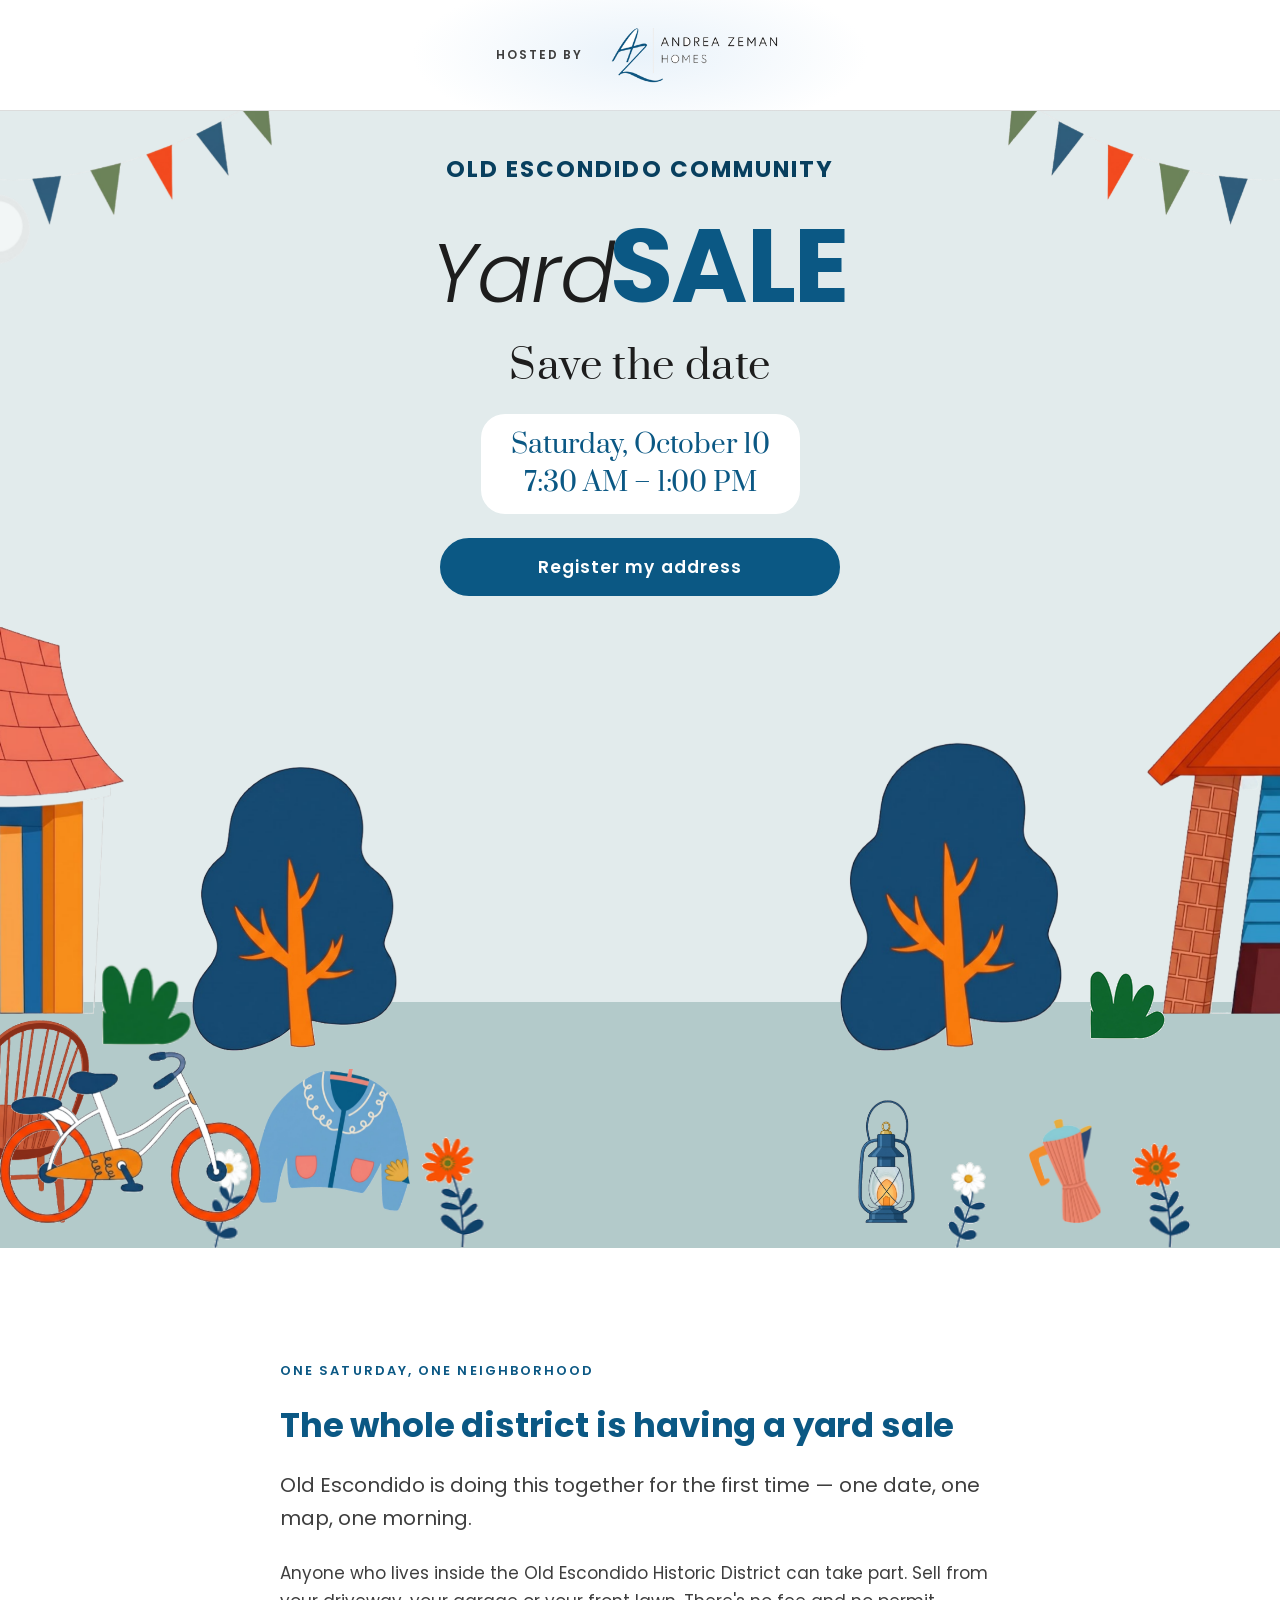
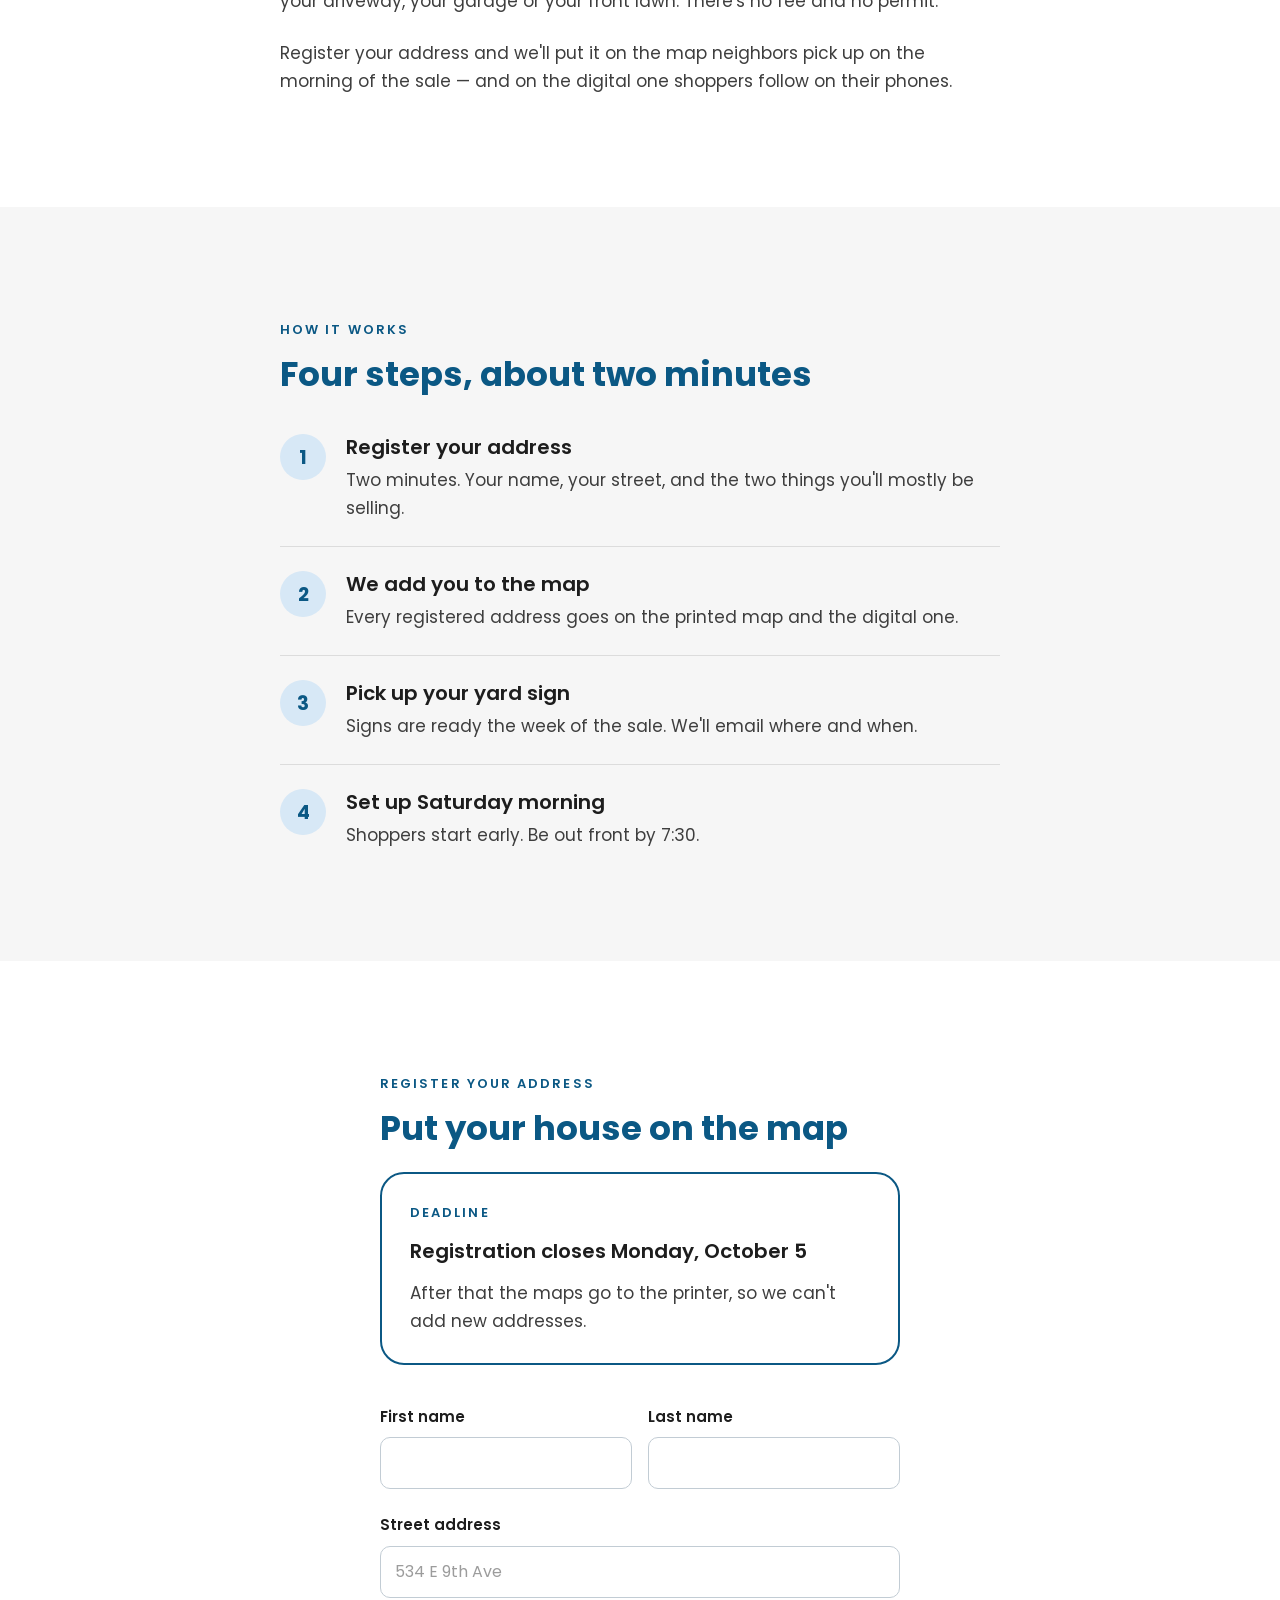
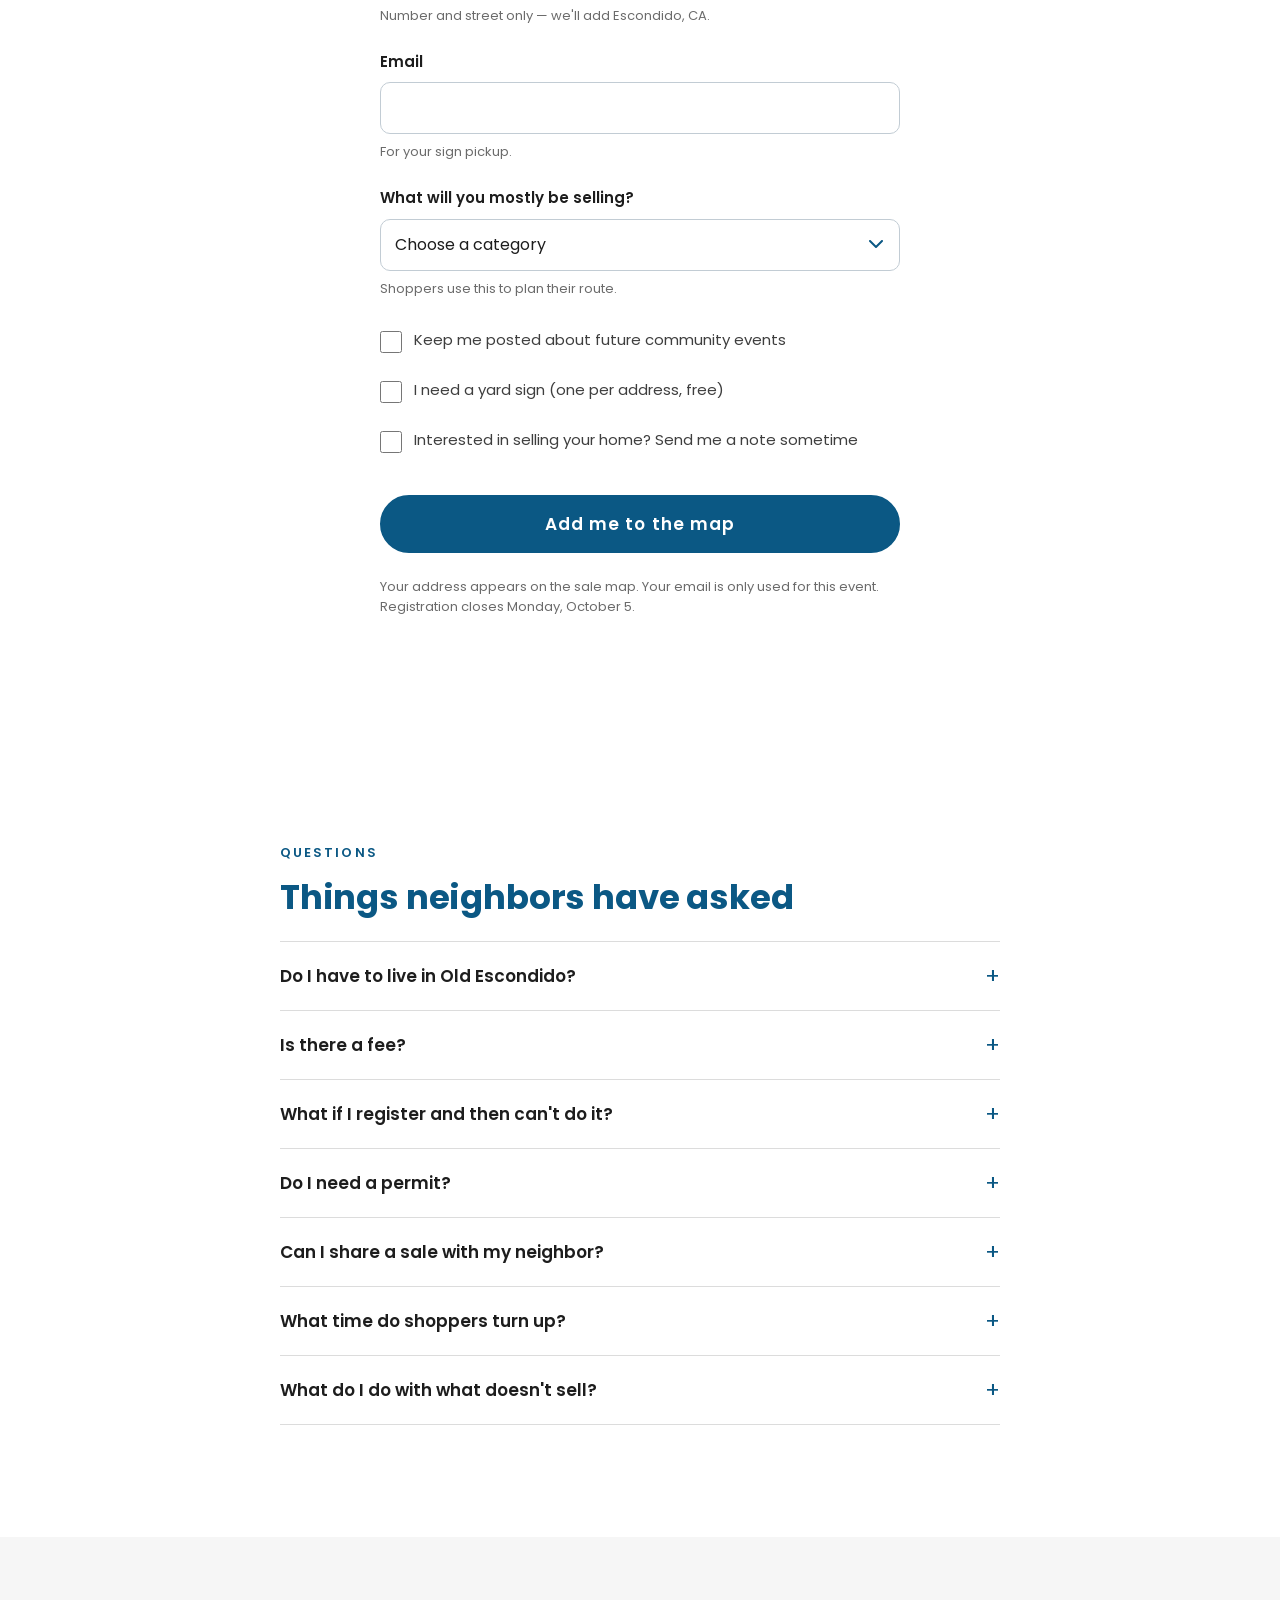
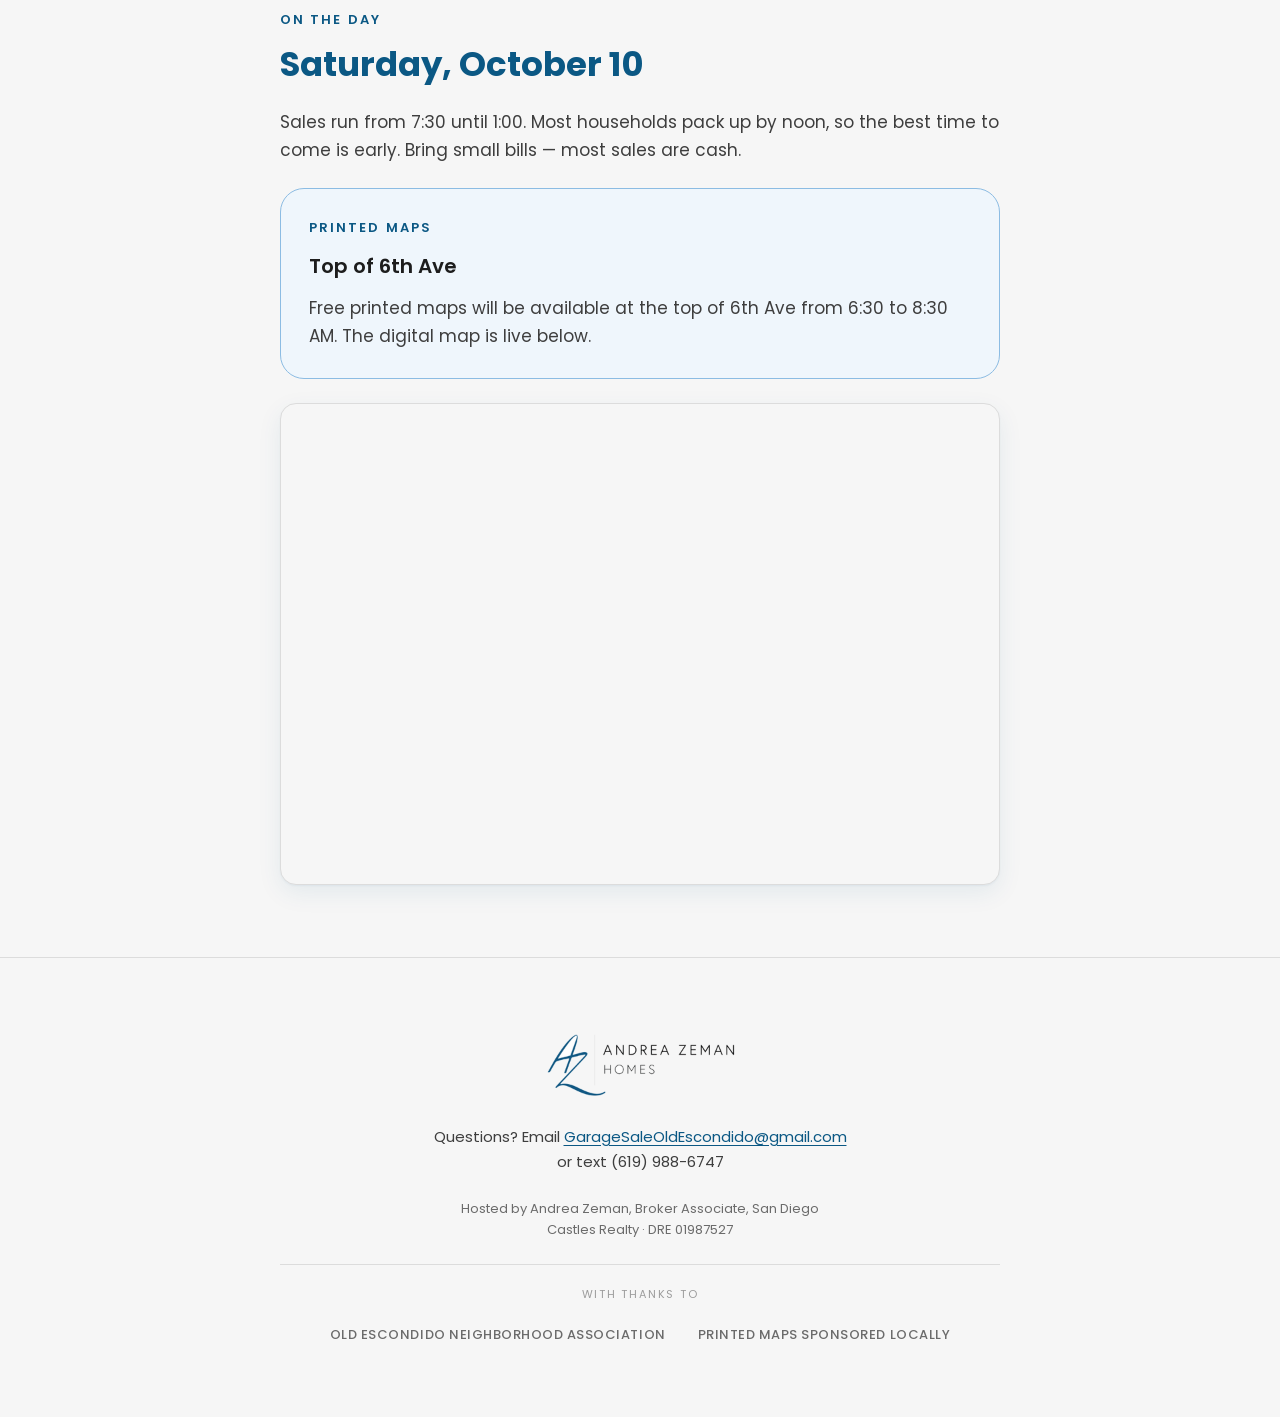
<file: index.html>
<!doctype html>
<!-- BUILD 2026-09-21-b · printed maps: Top of 6th Ave · form: Sheet-primary -->
<html lang="en">
<head>
<meta charset="utf-8">
<meta name="viewport" content="width=device-width, initial-scale=1">
<title>Old Escondido Community Yard Sale — Saturday, October 10, 2026</title>
<meta name="description" content="A neighborhood-wide yard sale in the Old Escondido Historic District, Escondido CA. Saturday, October 10, 7:30 AM to 1:00 PM. Register your address to appear on the official sale map.">
<link rel="canonical" href="https://oldescondidoyardsale.com/">
<meta name="theme-color" content="#0b5884">
<meta property="og:type" content="website">
<meta property="og:site_name" content="Old Escondido Community Yard Sale">
<meta property="og:title" content="Old Escondido Community Yard Sale — Saturday, October 10, 2026">
<meta property="og:description" content="A neighborhood-wide yard sale in the Old Escondido Historic District, Escondido CA. Saturday, October 10, 7:30 AM to 1:00 PM. Register your address to appear on the official sale map.">
<meta property="og:url" content="https://oldescondidoyardsale.com/">
<meta property="og:image" content="https://oldescondidoyardsale.com/assets/social-card.png">
<meta property="og:image:width" content="1200">
<meta property="og:image:height" content="630">
<meta name="twitter:card" content="summary_large_image">
<link rel="icon" href="assets/favicon.png" sizes="any">
<link rel="apple-touch-icon" href="assets/favicon.png">
<link rel="preconnect" href="https://fonts.googleapis.com">
<link rel="preconnect" href="https://fonts.gstatic.com" crossorigin>
<link rel="stylesheet" href="https://fonts.googleapis.com/css2?family=Poppins:ital,wght@0,300;0,400;0,500;0,600;0,700;1,300&family=Prata&display=swap">
<link rel="stylesheet" href="site.css">
</head>
<body>
<div style="position:relative;display:flex;flex-wrap:wrap;align-items:center;justify-content:center;gap:10px 20px;padding:24px;background:#fff;border-bottom:1px solid #dcdcdc"><div style="position:absolute;left:50%;top:50%;width:min(460px,88%);height:150%;transform:translate(-50%,-50%);background:radial-gradient(ellipse at center, rgba(215,232,246,0.55) 0%, rgba(215,232,246,0) 70%);pointer-events:none"></div><span style="position:relative;font-family:'Poppins',system-ui,sans-serif;font-size:12px;font-weight:600;letter-spacing:0.16em;text-transform:uppercase;color:#3e3e3e">Hosted by</span><img src="assets/logo.png" alt="Andrea Zeman Homes" style="position:relative;height:clamp(46px,11vw,62px);width:auto;display:block"></div>


<header style="position:relative;isolation:isolate;background-color:#e2ebec;padding:clamp(24px,6vw,40px) 0 0;text-align:center;overflow:hidden">
<div class="oe-scene" style="position:absolute;inset:0;z-index:0;pointer-events:none">
<img src="assets/cloud.png" alt="" style="position:absolute;top:2%;left:-18%;width:clamp(130px,24vw,260px);height:auto;opacity:0;animation:oe-cloud-in 1s cubic-bezier(.22,.61,.36,1) 300ms forwards, oe-drift 90s linear 1.3s infinite">
<img src="assets/cloud.png" alt="" style="position:absolute;top:9%;left:-30%;width:clamp(92px,17vw,180px);height:auto;opacity:0;animation:oe-cloud-in 1s cubic-bezier(.22,.61,.36,1) 400ms forwards, oe-drift 130s linear infinite">
<img src="assets/bunting.png" alt="" style="position:absolute;top:-10px;left:-3%;width:clamp(138px,27vw,310px);transform-origin:top center;opacity:0;animation:oe-flag-in 800ms cubic-bezier(.22,.61,.36,1) 120ms forwards, oe-sway 7s cubic-bezier(.45,0,.25,1) 900ms infinite alternate">
<img class="oe-flag-r" src="assets/bunting.png" alt="" style="position:absolute;top:-10px;right:-3%;width:clamp(138px,27vw,310px);transform-origin:top center;opacity:0;animation:oe-flag-in-r 800ms cubic-bezier(.22,.61,.36,1) 260ms forwards, oe-sway-r 8s cubic-bezier(.45,0,.25,1) 1s infinite alternate">
</div>
<div style="position:relative;z-index:2;max-width:780px;margin-inline:auto;padding-inline:clamp(20px,5.5vw,32px);display:flex;flex-direction:column;align-items:center;gap:24px">
<p class="oe-anim1" style="margin:0;font-family:'Poppins',system-ui,sans-serif;font-size:clamp(15px,4.2vw,23px);font-weight:700;letter-spacing:0.09em;text-transform:uppercase;color:#083f5e;animation:oe-rise 700ms cubic-bezier(.22,.61,.36,1) 120ms both">Old Escondido Community</p>
<h1 style="margin:0;display:flex;align-items:baseline;justify-content:center;line-height:1.02"><span class="oe-anim2" style="font-family:'Poppins',system-ui,sans-serif;font-style:italic;font-weight:300;font-size:clamp(48px,14vw,82px);color:#1d1d1d;letter-spacing:-0.01em;animation:oe-rise 700ms cubic-bezier(.22,.61,.36,1) 220ms both">Yard</span><span class="oe-anim3" style="font-family:'Poppins',system-ui,sans-serif;font-weight:700;font-size:clamp(60px,17.5vw,104px);color:#0b5884;letter-spacing:-0.015em;margin-left:-0.04em;animation:oe-rise 700ms cubic-bezier(.22,.61,.36,1) 320ms both">SALE</span></h1>
<p class="oe-anim4" style="margin:0;font-family:'Prata','Bodoni Moda','Playfair Display',Georgia,serif;font-weight:400;font-size:clamp(26px,6.6vw,40px);color:#1d1d1d;line-height:1.18;letter-spacing:0.01em;animation:oe-rise 700ms cubic-bezier(.22,.61,.36,1) 420ms both">Save the date</p>
<div class="oe-anim5" style="display:inline-flex;flex-direction:column;align-items:center;gap:4px;max-width:100%;background:#fff;border-radius:24px;padding:14px clamp(20px,5vw,30px);text-align:center;animation:oe-rise 700ms cubic-bezier(.22,.61,.36,1) 520ms both"><span style="font-family:'Prata','Bodoni Moda','Playfair Display',Georgia,serif;font-size:clamp(19px,4.9vw,26px);font-weight:400;line-height:1.3;color:#0b5884;white-space:nowrap">Saturday, October 10</span><span style="font-family:'Prata','Bodoni Moda','Playfair Display',Georgia,serif;font-size:clamp(19px,4.9vw,26px);font-weight:400;line-height:1.3;color:#0b5884;white-space:nowrap">7:30 AM – 1:00 PM</span></div>
<div class="oe-anim6" style="display:flex;flex-direction:column;align-items:center;gap:14px;width:100%;max-width:400px;animation:oe-rise 700ms cubic-bezier(.22,.61,.36,1) 620ms both"><a href="#register" style="display:flex;align-items:center;justify-content:center;width:100%;min-height:58px;padding:0 34px;border-radius:999px;background:#0b5884;border:2px solid #0b5884;color:#fff;font-family:'Poppins',system-ui,sans-serif;font-size:17px;font-weight:600;letter-spacing:0.06em;text-decoration:none">Register my address</a></div>
</div>

<div style="position:relative;z-index:1;aspect-ratio:1080 / 520;min-height:250px;margin-top:clamp(20px,5vw,36px);pointer-events:none">
<div style="position:absolute;left:0;right:0;bottom:0;height:40%;background:#b3caca"></div>
<img class="oe-scn" src="assets/house-tile.png" alt="" style="position:absolute;left:-4%;bottom:38%;height:66%;width:auto;opacity:0;animation:oe-fade 700ms cubic-bezier(.22,.61,.36,1) 240ms both">
<img class="oe-scn" src="assets/house-brick.png" alt="" style="position:absolute;right:-4%;bottom:38%;height:70%;width:auto;opacity:0;animation:oe-fade 700ms cubic-bezier(.22,.61,.36,1) 280ms both">
<img class="oe-scn" src="assets/tree.png" alt="" style="position:absolute;left:15%;bottom:32%;height:46%;transform-origin:bottom center;width:auto;opacity:0;animation:oe-fade 700ms cubic-bezier(.22,.61,.36,1) 340ms both, oe-tree-sway 6.5s cubic-bezier(.45,0,.25,1) 1.3s infinite alternate">
<img class="oe-scn" src="assets/tree.png" alt="" style="position:absolute;right:17%;bottom:32%;height:50%;transform-origin:bottom center;width:auto;opacity:0;animation:oe-fade 700ms cubic-bezier(.22,.61,.36,1) 390ms both, oe-tree-sway 8.2s cubic-bezier(.45,0,.25,1) 1.5s infinite alternate-reverse">
<img class="oe-scn" src="assets/shrub.png" alt="" style="position:absolute;left:8%;bottom:33%;height:13%;transform-origin:bottom center;width:auto;opacity:0;animation:oe-fade 700ms cubic-bezier(.22,.61,.36,1) 430ms both, oe-shrub-sway 5.4s cubic-bezier(.45,0,.25,1) 1.6s infinite alternate">
<img class="oe-scn" src="assets/shrub.png" alt="" style="position:absolute;right:9%;bottom:34%;height:11%;transform-origin:bottom center;width:auto;opacity:0;animation:oe-fade 700ms cubic-bezier(.22,.61,.36,1) 470ms both, oe-shrub-sway 6.1s cubic-bezier(.45,0,.25,1) 1.8s infinite alternate-reverse">
<img class="oe-scn" src="assets/chair.png" alt="" style="position:absolute;left:-3%;bottom:3%;height:34%;width:auto;opacity:0;animation:oe-fade 700ms cubic-bezier(.22,.61,.36,1) 520ms both">
<img class="oe-scn" src="assets/cardigan.png" alt="" style="position:absolute;left:20%;bottom:6%;height:23%;transform-origin:top center;width:auto;opacity:0;animation:oe-fade 700ms cubic-bezier(.22,.61,.36,1) 570ms both, oe-swing 4.6s cubic-bezier(.45,0,.25,1) 1.5s infinite alternate">
<img class="oe-scn" src="assets/lantern.png" alt="" style="position:absolute;left:67%;bottom:4%;height:20%;transform-origin:top center;width:auto;opacity:0;animation:oe-fade 700ms cubic-bezier(.22,.61,.36,1) 660ms both, oe-swing-slight 5.8s cubic-bezier(.45,0,.25,1) 1.7s infinite alternate">
<img class="oe-scn" src="assets/moka-pot.png" alt="" style="position:absolute;right:14%;bottom:4%;height:17%;width:auto;opacity:0;animation:oe-fade 700ms cubic-bezier(.22,.61,.36,1) 700ms both">
<img class="oe-scn" src="assets/flower-daisy.png" alt="" style="position:absolute;left:16%;bottom:0;height:16%;transform-origin:bottom center;width:auto;opacity:0;animation:oe-fade 700ms cubic-bezier(.22,.61,.36,1) 740ms both, oe-bloom 4.2s cubic-bezier(.45,0,.25,1) 1.7s infinite alternate">
<img class="oe-scn" src="assets/flower-orange.png" alt="" style="position:absolute;left:33%;bottom:0;height:18%;transform-origin:bottom center;width:auto;opacity:0;animation:oe-fade 700ms cubic-bezier(.22,.61,.36,1) 780ms both, oe-bloom 5.1s cubic-bezier(.45,0,.25,1) 1.9s infinite alternate-reverse">
<img class="oe-scn" src="assets/flower-orange.png" alt="" style="position:absolute;right:7%;bottom:0;height:17%;transform-origin:bottom center;width:auto;opacity:0;animation:oe-fade 700ms cubic-bezier(.22,.61,.36,1) 820ms both, oe-bloom 4.7s cubic-bezier(.45,0,.25,1) 2s infinite alternate">
<img class="oe-scn" src="assets/flower-daisy.png" alt="" style="position:absolute;right:23%;bottom:0;height:14%;transform-origin:bottom center;width:auto;opacity:0;animation:oe-fade 700ms cubic-bezier(.22,.61,.36,1) 860ms both, oe-bloom 5.6s cubic-bezier(.45,0,.25,1) 2.2s infinite alternate-reverse">
<img class="oe-scn oe-scn--bike" src="assets/bicycle.png" alt="" style="position:absolute;left:0;bottom:4%;height:28%;width:auto;opacity:0;animation:oe-fade 700ms cubic-bezier(.22,.61,.36,1) 620ms both, oe-ride 26s linear 1.2s infinite">
</div>
</header>
<a href="#day" class="oe-shop" id="shopbar">Just here to shop? View the official sale map<span style="font-size:15px;line-height:1">↓</span></a>
<section style="padding:clamp(72px,13vw,112px) clamp(20px,5.5vw,32px);background:#fff">
<div style="width:100%;max-width:720px;margin-inline:auto;display:flex;flex-direction:column;gap:24px">
<p style="margin:0;font-family:'Poppins',system-ui,sans-serif;font-size:13px;font-weight:600;letter-spacing:0.16em;text-transform:uppercase;color:#0b5884">One Saturday, one neighborhood</p>
<h2 style="margin:0;font-family:'Poppins',system-ui,sans-serif;font-size:clamp(26px,6.4vw,34px);font-weight:700;color:#0b5884;line-height:1.16;letter-spacing:-0.005em">The whole district is having a yard sale</h2>
<p style="margin:0;font-size:clamp(18px,4.4vw,20px);line-height:1.65;color:#3e3e3e">Old Escondido is doing this together for the first time — one date, one map, one morning.</p>
<p style="margin:0;font-size:17px;line-height:1.65;color:#3e3e3e">Anyone who lives inside the Old Escondido Historic District can take part. Sell from your driveway, your garage or your front lawn. There's no fee and no permit.</p>
<p style="margin:0;font-size:17px;line-height:1.65;color:#3e3e3e">Register your address and we'll put it on the map neighbors pick up on the morning of the sale — and on the digital one shoppers follow on their phones.</p>
</div>
</section>


<section id="how" style="padding:clamp(72px,13vw,112px) clamp(20px,5.5vw,32px);background:#f6f6f6">
<div style="width:100%;max-width:720px;margin-inline:auto">
<p style="margin:0 0 14px;font-family:'Poppins',system-ui,sans-serif;font-size:13px;font-weight:600;letter-spacing:0.16em;text-transform:uppercase;color:#0b5884">How it works</p>
<h2 style="margin:0 0 40px;font-family:'Poppins',system-ui,sans-serif;font-size:clamp(26px,6.4vw,34px);font-weight:700;color:#0b5884;line-height:1.16">Four steps, about two minutes</h2>
<ol style="display:grid;gap:24px;list-style:none;margin:0;padding:0">
<li style="display:grid;grid-template-columns:46px 1fr;gap:20px;align-items:start;padding-bottom:24px;border-bottom:1px solid #dcdcdc"><span style="display:grid;place-items:center;width:46px;height:46px;border-radius:999px;background:#d7e8f6;font-family:'Poppins',system-ui,sans-serif;font-size:19px;font-weight:700;line-height:1;color:#0b5884">1</span><div style="display:flex;flex-direction:column;gap:6px"><span style="font-family:'Poppins',system-ui,sans-serif;font-size:20px;font-weight:600;color:#1d1d1d;line-height:1.3">Register your address</span><span style="font-size:17px;line-height:1.65;color:#3e3e3e">Two minutes. Your name, your street, and the two things you'll mostly be selling.</span></div></li>
<li style="display:grid;grid-template-columns:46px 1fr;gap:20px;align-items:start;padding-bottom:24px;border-bottom:1px solid #dcdcdc"><span style="display:grid;place-items:center;width:46px;height:46px;border-radius:999px;background:#d7e8f6;font-family:'Poppins',system-ui,sans-serif;font-size:19px;font-weight:700;line-height:1;color:#0b5884">2</span><div style="display:flex;flex-direction:column;gap:6px"><span style="font-family:'Poppins',system-ui,sans-serif;font-size:20px;font-weight:600;color:#1d1d1d;line-height:1.3">We add you to the map</span><span style="font-size:17px;line-height:1.65;color:#3e3e3e">Every registered address goes on the printed map and the digital one.</span></div></li>
<li style="display:grid;grid-template-columns:46px 1fr;gap:20px;align-items:start;padding-bottom:24px;border-bottom:1px solid #dcdcdc"><span style="display:grid;place-items:center;width:46px;height:46px;border-radius:999px;background:#d7e8f6;font-family:'Poppins',system-ui,sans-serif;font-size:19px;font-weight:700;line-height:1;color:#0b5884">3</span><div style="display:flex;flex-direction:column;gap:6px"><span style="font-family:'Poppins',system-ui,sans-serif;font-size:20px;font-weight:600;color:#1d1d1d;line-height:1.3">Pick up your yard sign</span><span style="font-size:17px;line-height:1.65;color:#3e3e3e">Signs are ready the week of the sale. We'll email where and when.</span></div></li>
<li style="display:grid;grid-template-columns:46px 1fr;gap:20px;align-items:start"><span style="display:grid;place-items:center;width:46px;height:46px;border-radius:999px;background:#d7e8f6;font-family:'Poppins',system-ui,sans-serif;font-size:19px;font-weight:700;line-height:1;color:#0b5884">4</span><div style="display:flex;flex-direction:column;gap:6px"><span style="font-family:'Poppins',system-ui,sans-serif;font-size:20px;font-weight:600;color:#1d1d1d;line-height:1.3">Set up Saturday morning</span><span style="font-size:17px;line-height:1.65;color:#3e3e3e">Shoppers start early. Be out front by 7:30.</span></div></li>
</ol>
</div>
</section>


<section id="register" style="padding:clamp(72px,13vw,112px) clamp(20px,5.5vw,32px);background:#fff">
<div style="width:100%;max-width:520px;margin-inline:auto">
<p style="margin:0 0 14px;font-family:'Poppins',system-ui,sans-serif;font-size:13px;font-weight:600;letter-spacing:0.16em;text-transform:uppercase;color:#0b5884">Register your address</p>
<h2 style="margin:0 0 24px;font-family:'Poppins',system-ui,sans-serif;font-size:clamp(26px,6.4vw,34px);font-weight:700;color:#0b5884;line-height:1.16">Put your house on the map</h2>
<aside style="background:#fff;border:2px solid #0b5884;border-radius:24px;padding:clamp(20px,5vw,28px);display:flex;flex-direction:column;gap:14px;margin-bottom:40px"><span style="font-family:'Poppins',system-ui,sans-serif;font-size:13px;font-weight:600;letter-spacing:0.16em;text-transform:uppercase;color:#0b5884">Deadline</span><span style="font-family:'Poppins',system-ui,sans-serif;font-size:20px;font-weight:600;color:#1d1d1d;line-height:1.35">Registration closes Monday, October 5</span><p style="margin:0;font-size:17px;line-height:1.65;color:#3e3e3e">After that the maps go to the printer, so we can't add new addresses.</p></aside>
<form id="regform" style="display:flex;flex-direction:column;gap:24px" method="POST"
  name="registration" data-netlify="true" data-sheet-endpoint="https://script.google.com/macros/s/AKfycbwwpIX7oPf6U93-4WOFD0KkwFLqd-kNed6H09ef09gc9xbn3ZTkZRQQka0o5XcAY7PG/exec"
  action="/thanks.html">
<input type="hidden" name="form-name" value="registration">
<div style="display:grid;grid-template-columns:1fr 1fr;gap:16px">
<div style="display:flex;flex-direction:column;gap:8px"><label for="first" style="font-family:'Poppins',system-ui,sans-serif;font-size:15px;font-weight:600;color:#1d1d1d">First name</label><input id="first" name="first" required autocomplete="given-name" style="width:100%;min-height:52px;padding:12px 14px;font-family:'Poppins',system-ui,sans-serif;font-size:16px;line-height:1.4;color:#1d1d1d;background:#fff;border:1px solid #c2ccd4;border-radius:10px"></div>
<div style="display:flex;flex-direction:column;gap:8px"><label for="last" style="font-family:'Poppins',system-ui,sans-serif;font-size:15px;font-weight:600;color:#1d1d1d">Last name</label><input id="last" name="last" autocomplete="family-name" style="width:100%;min-height:52px;padding:12px 14px;font-family:'Poppins',system-ui,sans-serif;font-size:16px;line-height:1.4;color:#1d1d1d;background:#fff;border:1px solid #c2ccd4;border-radius:10px"></div>
</div>
<div style="display:flex;flex-direction:column;gap:8px"><label for="street" style="font-family:'Poppins',system-ui,sans-serif;font-size:15px;font-weight:600;color:#1d1d1d">Street address</label><input id="street" name="street" required placeholder="534 E 9th Ave" autocomplete="street-address" style="width:100%;min-height:52px;padding:12px 14px;font-family:'Poppins',system-ui,sans-serif;font-size:16px;line-height:1.4;color:#1d1d1d;background:#fff;border:1px solid #c2ccd4;border-radius:10px"><span style="font-size:13px;line-height:1.5;color:#6b6b6b">Number and street only — we'll add Escondido, CA.</span></div>
<div style="display:flex;flex-direction:column;gap:8px"><label for="email" style="font-family:'Poppins',system-ui,sans-serif;font-size:15px;font-weight:600;color:#1d1d1d">Email</label><input id="email" name="email" type="email" required autocomplete="email" style="width:100%;min-height:52px;padding:12px 14px;font-family:'Poppins',system-ui,sans-serif;font-size:16px;line-height:1.4;color:#1d1d1d;background:#fff;border:1px solid #c2ccd4;border-radius:10px"><span style="font-size:13px;line-height:1.5;color:#6b6b6b">For your sign pickup.</span></div>
<div style="display:flex;flex-direction:column;gap:8px"><label for="cat" style="font-family:'Poppins',system-ui,sans-serif;font-size:15px;font-weight:600;color:#1d1d1d">What will you mostly be selling?</label><select id="cat" name="cat" style="width:100%;min-height:52px;padding:12px 44px 12px 14px;font-family:'Poppins',system-ui,sans-serif;font-size:16px;color:#1d1d1d;background-color:#fff;border:1px solid #c2ccd4;border-radius:10px;appearance:none"><option value="">Choose a category</option><option>Furniture &amp; Home Decor</option><option>Kitchen &amp; Household</option><option>Kids &amp; Baby</option><option>Clothing &amp; Accessories</option><option>Tools &amp; Outdoor</option><option>Electronics &amp; Entertainment</option><option>Collectibles &amp; Miscellaneous</option></select><span style="font-size:13px;line-height:1.5;color:#6b6b6b">Shoppers use this to plan their route.</span></div>
<div style="display:flex;flex-direction:column;gap:2px">
<label for="opt-events" style="display:grid;grid-template-columns:22px 1fr;gap:12px;align-items:start;min-height:48px;padding:6px 0;cursor:pointer"><input type="checkbox" id="opt-events" name="optin_events" style="width:22px;height:22px;margin:2px 0 0;accent-color:#0b5884;flex:none"><span style="font-family:'Poppins',system-ui,sans-serif;font-size:15px;line-height:1.5;color:#3e3e3e">Keep me posted about future community events</span></label>
<label for="opt-sign" style="display:grid;grid-template-columns:22px 1fr;gap:12px;align-items:start;min-height:48px;padding:6px 0;cursor:pointer"><input type="checkbox" id="opt-sign" name="needs_yard_sign" style="width:22px;height:22px;margin:2px 0 0;accent-color:#0b5884;flex:none"><span style="font-family:'Poppins',system-ui,sans-serif;font-size:15px;line-height:1.5;color:#3e3e3e">I need a yard sign (one per address, free)</span></label>
<label for="opt-selling" style="display:grid;grid-template-columns:22px 1fr;gap:12px;align-items:start;min-height:48px;padding:6px 0;cursor:pointer"><input type="checkbox" id="opt-selling" name="selling_interest" style="width:22px;height:22px;margin:2px 0 0;accent-color:#0b5884;flex:none"><span style="font-family:'Poppins',system-ui,sans-serif;font-size:15px;line-height:1.5;color:#3e3e3e">Interested in selling your home? Send me a note sometime</span></label>
</div>
<button id="regsubmit" type="submit" style="display:flex;align-items:center;justify-content:center;width:100%;min-height:58px;padding:0 34px;border-radius:999px;background:#0b5884;border:2px solid #0b5884;color:#fff;font-family:'Poppins',system-ui,sans-serif;font-size:17px;font-weight:600;letter-spacing:0.06em;cursor:pointer">Add me to the map</button>
<p id="regerror" role="alert" hidden style="margin:0;font-size:15px;line-height:1.6;color:#9d2b1c">That didn&rsquo;t go through. Check your connection and try again, or email <a href="mailto:GarageSaleOldEscondido@gmail.com" style="color:#9d2b1c">GarageSaleOldEscondido@gmail.com</a>.</p>
<p style="margin:0;font-size:13px;line-height:1.6;color:#6b6b6b">Your address appears on the sale map. Your email is only used for this event. Registration closes Monday, October 5.</p>
</form>
</div>
</section>


<section id="faq" style="padding:clamp(72px,13vw,112px) clamp(20px,5.5vw,32px);background:#fff">
<div style="width:100%;max-width:720px;margin-inline:auto">
<header style="display:flex;flex-direction:column;gap:14px;margin-bottom:24px">
<p style="margin:0;font-family:'Poppins',system-ui,sans-serif;font-size:13px;font-weight:600;letter-spacing:0.16em;text-transform:uppercase;color:#0b5884">Questions</p>
<h2 style="margin:0;font-family:'Poppins',system-ui,sans-serif;font-size:clamp(26px,6.4vw,34px);font-weight:700;color:#0b5884;line-height:1.16;letter-spacing:-0.005em">Things neighbors have asked</h2>
</header>
<div style="border-top:1px solid #dcdcdc">
<details style="border-bottom:1px solid #dcdcdc"><summary style="display:flex;align-items:center;justify-content:space-between;gap:16px;min-height:48px;padding:20px 0;cursor:pointer;list-style:none;font-family:'Poppins',system-ui,sans-serif;font-size:17px;font-weight:600;color:#1d1d1d">Do I have to live in Old Escondido?<span style="flex:none;font-family:'Poppins',system-ui,sans-serif;font-size:22px;font-weight:400;line-height:1;color:#0b5884">+</span></summary><p style="margin:0;padding:0 0 24px;font-size:17px;line-height:1.65;color:#3e3e3e;max-width:60ch">Yes. The map covers the historic district — roughly Escondido Boulevard across to Chestnut Street, and 8th Avenue down to 13th. If you're on the edge and not sure, register anyway and we'll check.</p></details>
<details style="border-bottom:1px solid #dcdcdc"><summary style="display:flex;align-items:center;justify-content:space-between;gap:16px;min-height:48px;padding:20px 0;cursor:pointer;list-style:none;font-family:'Poppins',system-ui,sans-serif;font-size:17px;font-weight:600;color:#1d1d1d">Is there a fee?<span style="flex:none;font-family:'Poppins',system-ui,sans-serif;font-size:22px;font-weight:400;line-height:1;color:#0b5884">+</span></summary><p style="margin:0;padding:0 0 24px;font-size:17px;line-height:1.65;color:#3e3e3e;max-width:60ch">No. Registering is free and taking part is free.</p></details>
<details style="border-bottom:1px solid #dcdcdc"><summary style="display:flex;align-items:center;justify-content:space-between;gap:16px;min-height:48px;padding:20px 0;cursor:pointer;list-style:none;font-family:'Poppins',system-ui,sans-serif;font-size:17px;font-weight:600;color:#1d1d1d">What if I register and then can't do it?<span style="flex:none;font-family:'Poppins',system-ui,sans-serif;font-size:22px;font-weight:400;line-height:1;color:#0b5884">+</span></summary><p style="margin:0;padding:0 0 24px;font-size:17px;line-height:1.65;color:#3e3e3e;max-width:60ch">Email us before Monday, October 5 and we'll take your address off the map. After that the maps are already printed.</p></details>
<details style="border-bottom:1px solid #dcdcdc"><summary style="display:flex;align-items:center;justify-content:space-between;gap:16px;min-height:48px;padding:20px 0;cursor:pointer;list-style:none;font-family:'Poppins',system-ui,sans-serif;font-size:17px;font-weight:600;color:#1d1d1d">Do I need a permit?<span style="flex:none;font-family:'Poppins',system-ui,sans-serif;font-size:22px;font-weight:400;line-height:1;color:#0b5884">+</span></summary><p style="margin:0;padding:0 0 24px;font-size:17px;line-height:1.65;color:#3e3e3e;max-width:60ch">No. The City of Escondido allows residential yard sales without a permit. Keep tables on your own property and leave the sidewalk clear.</p></details>
<details style="border-bottom:1px solid #dcdcdc"><summary style="display:flex;align-items:center;justify-content:space-between;gap:16px;min-height:48px;padding:20px 0;cursor:pointer;list-style:none;font-family:'Poppins',system-ui,sans-serif;font-size:17px;font-weight:600;color:#1d1d1d">Can I share a sale with my neighbor?<span style="flex:none;font-family:'Poppins',system-ui,sans-serif;font-size:22px;font-weight:400;line-height:1;color:#0b5884">+</span></summary><p style="margin:0;padding:0 0 24px;font-size:17px;line-height:1.65;color:#3e3e3e;max-width:60ch">Yes, and it works well. Register the address where the sale will actually be so shoppers come to the right driveway.</p></details>
<details style="border-bottom:1px solid #dcdcdc"><summary style="display:flex;align-items:center;justify-content:space-between;gap:16px;min-height:48px;padding:20px 0;cursor:pointer;list-style:none;font-family:'Poppins',system-ui,sans-serif;font-size:17px;font-weight:600;color:#1d1d1d">What time do shoppers turn up?<span style="flex:none;font-family:'Poppins',system-ui,sans-serif;font-size:22px;font-weight:400;line-height:1;color:#0b5884">+</span></summary><p style="margin:0;padding:0 0 24px;font-size:17px;line-height:1.65;color:#3e3e3e;max-width:60ch">Early. Some people are out at 7:00 whatever the map says. Be ready by 7:30 if you can.</p></details>
<details style="border-bottom:1px solid #dcdcdc"><summary style="display:flex;align-items:center;justify-content:space-between;gap:16px;min-height:48px;padding:20px 0;cursor:pointer;list-style:none;font-family:'Poppins',system-ui,sans-serif;font-size:17px;font-weight:600;color:#1d1d1d">What do I do with what doesn't sell?<span style="flex:none;font-family:'Poppins',system-ui,sans-serif;font-size:22px;font-weight:400;line-height:1;color:#0b5884">+</span></summary><p style="margin:0;padding:0 0 24px;font-size:17px;line-height:1.65;color:#3e3e3e;max-width:60ch">We'll send a list of donation and haul-away options a couple of days after the sale — Goodwill, Habitat ReStore and local haulers.</p></details>
</div>
</div>
</section>


<section id="day" style="padding:clamp(48px,9vw,72px) clamp(20px,5.5vw,32px);background:#f6f6f6">
<div style="width:100%;max-width:720px;margin-inline:auto">
<p style="margin:0 0 14px;font-family:'Poppins',system-ui,sans-serif;font-size:13px;font-weight:600;letter-spacing:0.16em;text-transform:uppercase;color:#0b5884">On the day</p>
<h2 style="margin:0 0 24px;font-family:'Poppins',system-ui,sans-serif;font-size:clamp(26px,6.4vw,34px);font-weight:700;color:#0b5884;line-height:1.16">Saturday, October 10</h2>
<p style="margin:0 0 24px;font-size:17px;line-height:1.65;color:#3e3e3e">Sales run from 7:30 until 1:00. Most households pack up by noon, so the best time to come is early. Bring small bills — most sales are cash.</p>
<aside style="background:#eff6fc;border:1px solid #8cbce3;border-radius:24px;padding:clamp(20px,5vw,28px);display:flex;flex-direction:column;gap:14px"><span style="font-family:'Poppins',system-ui,sans-serif;font-size:13px;font-weight:600;letter-spacing:0.16em;text-transform:uppercase;color:#0b5884">Printed maps</span><span style="font-family:'Poppins',system-ui,sans-serif;font-size:20px;font-weight:600;color:#1d1d1d;line-height:1.35">Top of 6th Ave</span><p style="margin:0;font-size:17px;line-height:1.65;color:#3e3e3e">Free printed maps will be available at the top of 6th Ave from 6:30 to 8:30 AM. The digital map is live below.</p></aside>
<div class="oe-map-frame" style="margin-top:24px"><iframe src="https://www.google.com/maps/d/embed?mid=1TBU9-dKDymo3Otwgj1H3NrjUrSu5EUk&amp;ehbc=2E312F" width="100%" height="480" style="border:0;" allowfullscreen="" loading="lazy" title="Old Escondido Community Yard Sale map"></iframe></div>
</div>
</section>


<footer style="background:#f6f6f6;border-top:1px solid #dcdcdc;padding:clamp(48px,9vw,72px) clamp(20px,5.5vw,32px)">
<div style="max-width:720px;margin-inline:auto;display:flex;flex-direction:column;align-items:center;gap:24px;text-align:center">
<img src="assets/logo.png" alt="Andrea Zeman Homes" style="height:clamp(56px,13vw,70px);width:auto;display:block">
<div style="font-size:15px;line-height:1.7;color:#3e3e3e">Questions? Email <a href="mailto:GarageSaleOldEscondido@gmail.com" style="color:#0b5884;text-decoration:underline;text-underline-offset:3px">GarageSaleOldEscondido@gmail.com</a><br>or text (619) 988-6747</div>
<p style="margin:0;font-size:13px;line-height:1.6;color:#6b6b6b;max-width:46ch">Hosted by Andrea Zeman, Broker Associate, San Diego Castles Realty · DRE 01987527</p>
<div style="display:flex;flex-wrap:wrap;align-items:center;justify-content:center;gap:20px 32px;padding-top:20px;border-top:1px solid #dcdcdc;width:100%"><span style="width:100%;font-size:11px;letter-spacing:0.16em;text-transform:uppercase;color:#9c9c9c">With thanks to</span><span style="font-family:'Poppins',system-ui,sans-serif;font-size:13px;font-weight:500;letter-spacing:0.04em;color:#6b6b6b;text-transform:uppercase">Old Escondido Neighborhood Association</span><span style="font-family:'Poppins',system-ui,sans-serif;font-size:13px;font-weight:500;letter-spacing:0.04em;color:#6b6b6b;text-transform:uppercase">Printed maps sponsored locally</span></div>
</div>
</footer>
<script>
/* Every registration is written to TWO places, on purpose:

   1. The Apps Script endpoint — feeds the Google Sheet. This is the PRIMARY and
      the one the success message is tied to. It is sent `no-cors`, so the
      browser hands back an opaque response: we can confirm the request left the
      device, not what the server replied. That is enough, because Apps Script
      writes the row server-side either way — and it beats making a neighbor
      retype everything over a response we are not allowed to read.
   2. Netlify Forms — a silent backup copy in the Netlify dashboard. Fired and
      forgotten: Netlify only accepts a POST to `/` once it has detected the
      form at deploy time, and if detection is off that POST 404s. A backup that
      is not set up must never block a registration that already succeeded.

   Earlier this was the other way round, and it was wrong: the Sheet was filling
   up correctly while the page said "That didn't go through", because it was
   waiting on the Netlify POST. Wait on the thing that works. */
(function () {
  var form = document.getElementById('regform');
  if (!form) return;

  var sheetUrl = form.getAttribute('data-sheet-endpoint') || '';
  var btn = document.getElementById('regsubmit');
  var err = document.getElementById('regerror');
  var busy = false;

  function encode(fd) {
    var pairs = [];
    fd.forEach(function (v, k) {
      pairs.push(encodeURIComponent(k) + '=' + encodeURIComponent(v));
    });
    return pairs.join('&');
  }

  form.addEventListener('submit', function (e) {
    if (busy) { e.preventDefault(); return; }
    if (form.checkValidity && !form.checkValidity()) return; // let the browser show its messages
    e.preventDefault();
    busy = true;
    if (err) err.hidden = true;
    if (btn) {
      btn.disabled = true;
      btn.style.opacity = '.72';
      btn.textContent = 'Adding you to the map\u2026';
    }

    var body = encode(new FormData(form));
    var headers = { 'Content-Type': 'application/x-www-form-urlencoded' };

    function done() { window.location.href = 'thanks.html'; }

    function failed() {
      busy = false;
      if (err) err.hidden = false;
      if (btn) {
        btn.disabled = false;
        btn.style.opacity = '';
        btn.textContent = 'Add me to the map';
      }
    }

    // Backup copy — never awaited, never allowed to surface an error.
    try {
      fetch('/', { method: 'POST', headers: headers, body: body, keepalive: true })
        .catch(function () {});
    } catch (_) {}

    if (!sheetUrl || sheetUrl.indexOf('PASTE_') === 0) { done(); return; }

    // Primary — the Google Sheet.
    var settled = false;
    var guard = setTimeout(function () {
      if (!settled) { settled = true; done(); }
    }, 6000);

    fetch(sheetUrl, { method: 'POST', mode: 'no-cors', headers: headers, body: body })
      .then(function () {
        if (settled) return;
        settled = true;
        clearTimeout(guard);
        done();
      })
      .catch(function () {
        if (settled) return;
        settled = true;
        clearTimeout(guard);
        failed(); // genuinely offline — nothing left the device
      });
  });
})();
</script>
<script>
/* The shop link is hidden above the fold — over the illustration a small link is
   unreadable, and it competes with the one call to action. It slides up once the
   reader has scrolled past the first screen. Scroll position, not an
   IntersectionObserver: the hero is taller than most phone viewports. */
(function () {
  var bar = document.getElementById('shopbar');
  if (!bar) return;
  function sync() {
    var y = window.scrollY || document.documentElement.scrollTop || 0;
    var on = y > window.innerHeight * 0.6;
    bar.classList.toggle('oe-shop--on', on);
    bar.tabIndex = on ? 0 : -1;
  }
  window.addEventListener('scroll', sync, { passive: true });
  window.addEventListener('resize', sync);
  sync();
})();
</script>
</body>
</html>
</file>
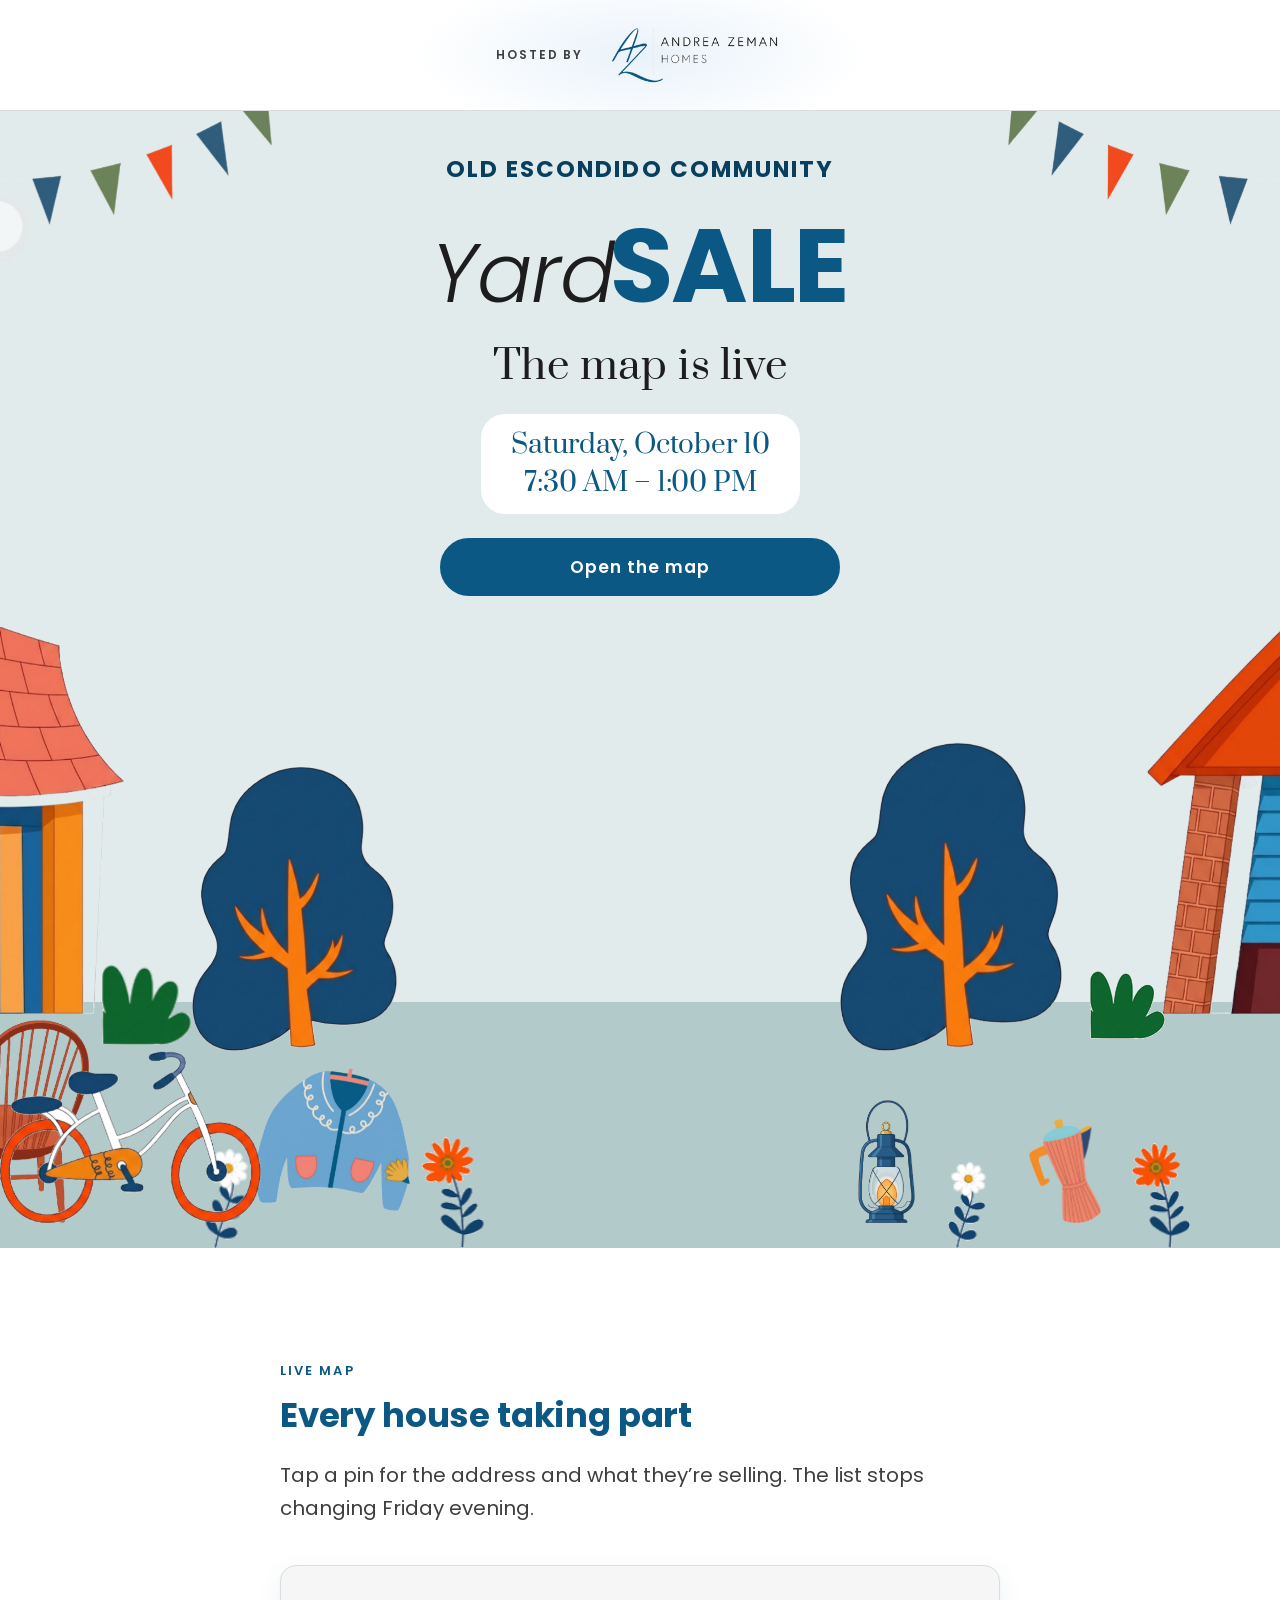
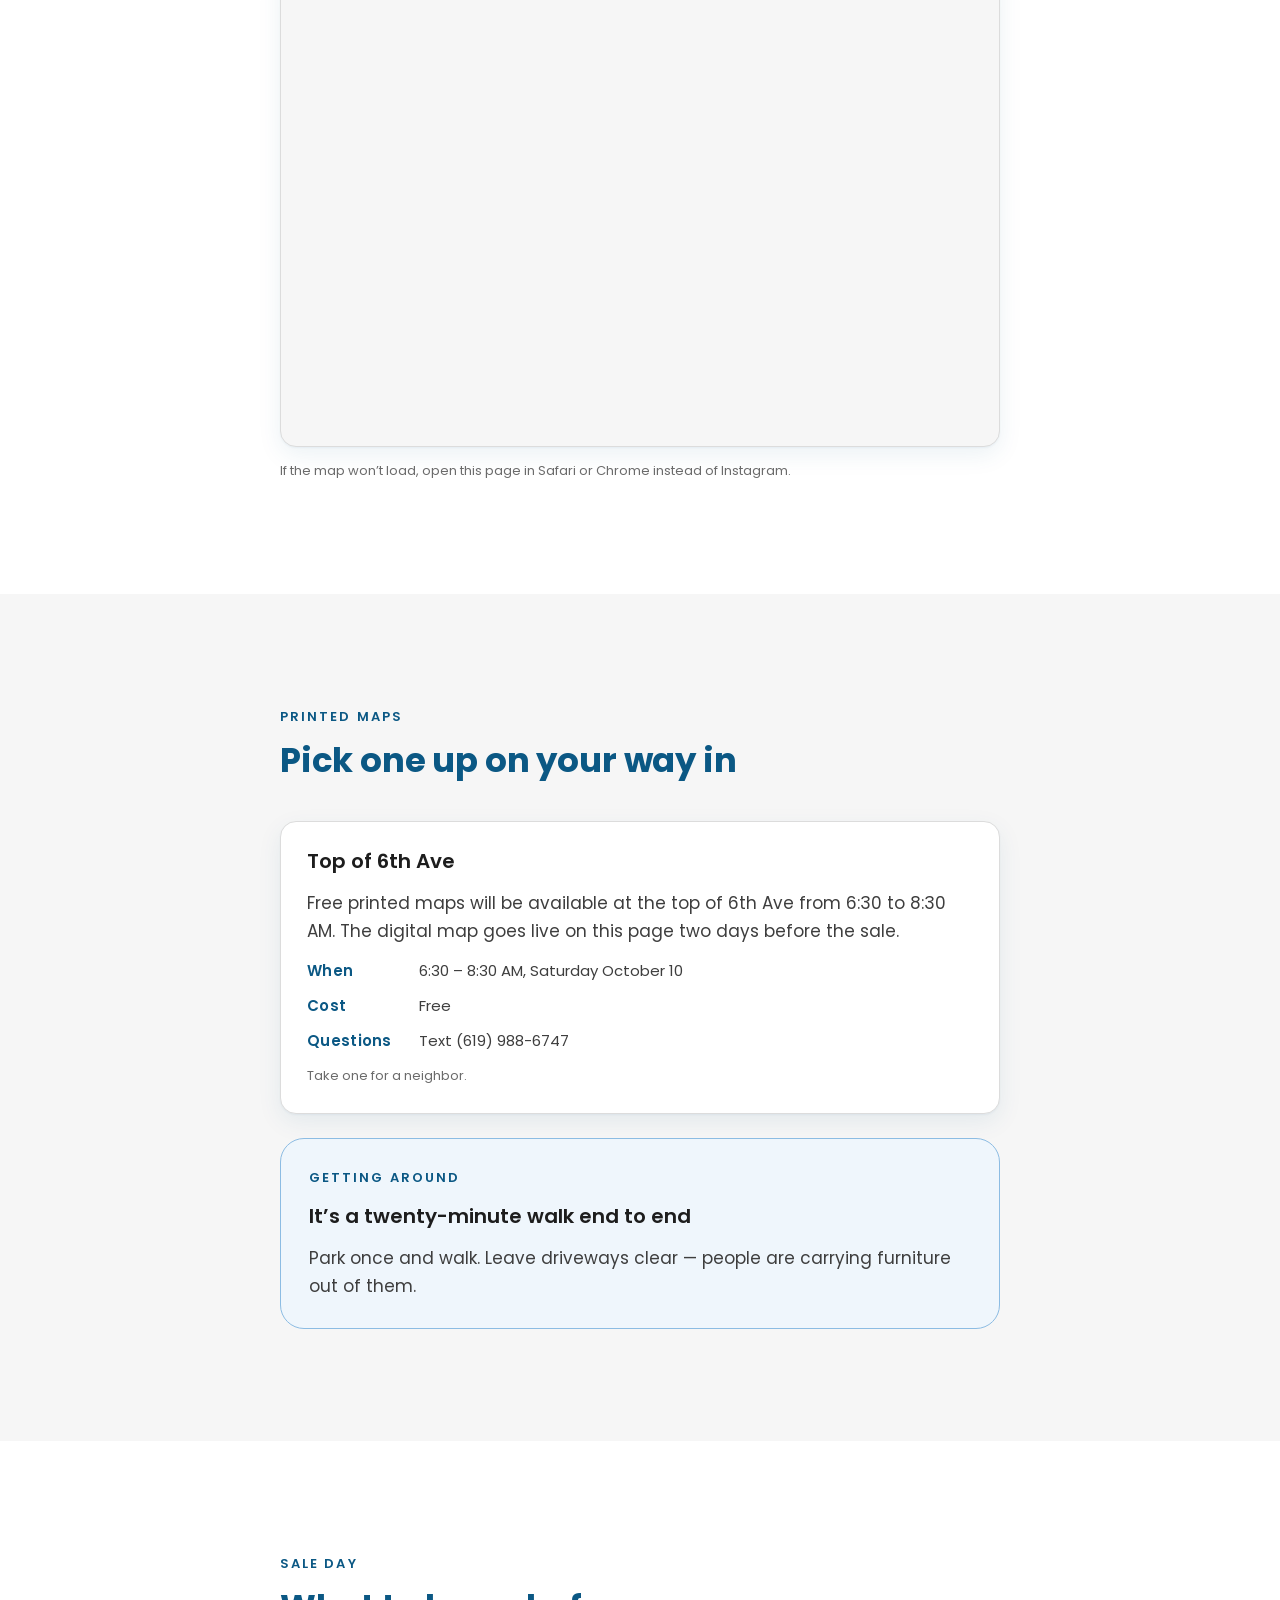
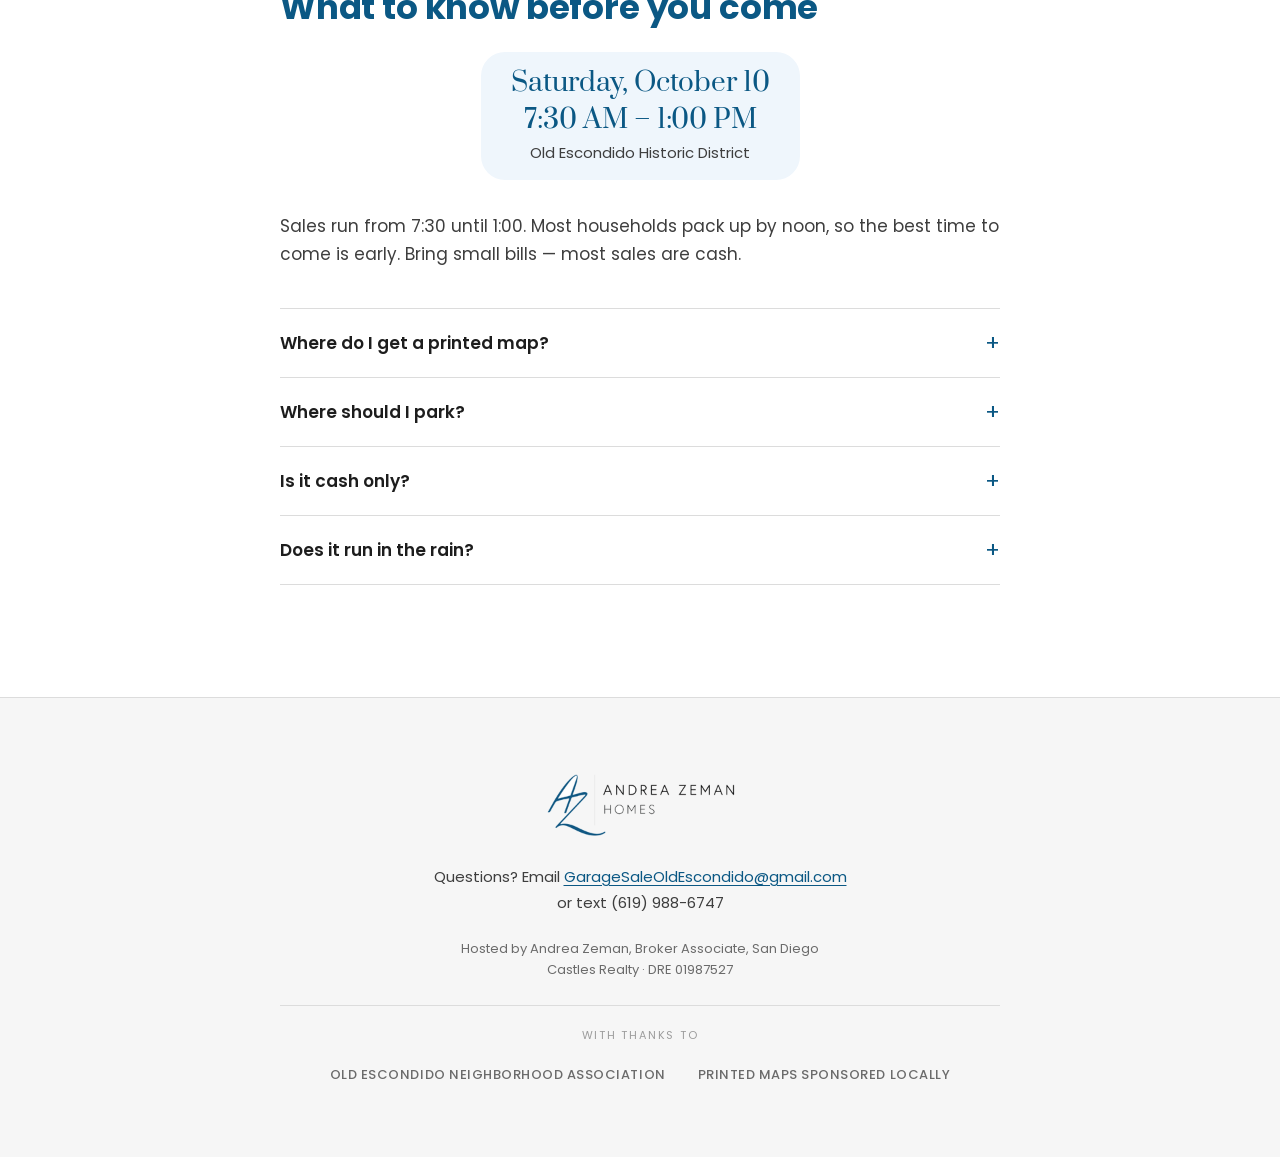
<file: map.html>
<!doctype html>
<!-- BUILD 2026-09-21-b · printed maps: Top of 6th Ave -->
<html lang="en">
<head>
<meta charset="utf-8">
<meta name="viewport" content="width=device-width, initial-scale=1">
<title>The map is live — Old Escondido Community Yard Sale</title>
<meta name="description" content="Every house taking part in the Old Escondido Community Yard Sale, Saturday October 10, 7:30 AM to 1:00 PM. Live map plus where to pick up a printed one.">
<link rel="canonical" href="https://oldescondidoyardsale.com/map.html">
<meta name="theme-color" content="#0b5884">
<meta property="og:type" content="website">
<meta property="og:site_name" content="Old Escondido Community Yard Sale">
<meta property="og:title" content="The map is live — Old Escondido Community Yard Sale">
<meta property="og:description" content="Every house taking part in the Old Escondido Community Yard Sale, Saturday October 10, 7:30 AM to 1:00 PM. Live map plus where to pick up a printed one.">
<meta property="og:url" content="https://oldescondidoyardsale.com/map.html">
<meta property="og:image" content="https://oldescondidoyardsale.com/assets/social-card.png">
<meta property="og:image:width" content="1200">
<meta property="og:image:height" content="630">
<meta name="twitter:card" content="summary_large_image">
<link rel="icon" href="assets/favicon.png" sizes="any">
<link rel="apple-touch-icon" href="assets/favicon.png">
<link rel="preconnect" href="https://fonts.googleapis.com">
<link rel="preconnect" href="https://fonts.gstatic.com" crossorigin>
<link rel="stylesheet" href="https://fonts.googleapis.com/css2?family=Poppins:ital,wght@0,300;0,400;0,500;0,600;0,700;1,300&family=Prata&display=swap">
<link rel="stylesheet" href="site.css">
</head>
<body>
<div style="position:relative;display:flex;flex-wrap:wrap;align-items:center;justify-content:center;gap:10px 20px;padding:24px;background:#fff;border-bottom:1px solid #dcdcdc"><div style="position:absolute;left:50%;top:50%;width:min(460px,88%);height:150%;transform:translate(-50%,-50%);background:radial-gradient(ellipse at center, rgba(215,232,246,0.55) 0%, rgba(215,232,246,0) 70%);pointer-events:none"></div><span style="position:relative;font-family:'Poppins',system-ui,sans-serif;font-size:12px;font-weight:600;letter-spacing:0.16em;text-transform:uppercase;color:#3e3e3e">Hosted by</span><img src="assets/logo.png" alt="Andrea Zeman Homes" style="position:relative;height:clamp(46px,11vw,62px);width:auto;display:block"></div>


<header style="position:relative;isolation:isolate;background-color:#e2ebec;padding:clamp(24px,6vw,40px) 0 0;text-align:center;overflow:hidden">
<div class="oe-scene" style="position:absolute;inset:0;z-index:0;pointer-events:none">
<img src="assets/cloud.png" alt="" style="position:absolute;top:2%;left:-18%;width:clamp(130px,24vw,260px);height:auto;opacity:0;animation:oe-cloud-in 1s cubic-bezier(.22,.61,.36,1) 300ms forwards, oe-drift 90s linear 1.3s infinite">
<img src="assets/cloud.png" alt="" style="position:absolute;top:9%;left:-30%;width:clamp(92px,17vw,180px);height:auto;opacity:0;animation:oe-cloud-in 1s cubic-bezier(.22,.61,.36,1) 400ms forwards, oe-drift 130s linear infinite">
<img src="assets/bunting.png" alt="" style="position:absolute;top:-10px;left:-3%;width:clamp(138px,27vw,310px);transform-origin:top center;opacity:0;animation:oe-flag-in 800ms cubic-bezier(.22,.61,.36,1) 120ms forwards, oe-sway 7s cubic-bezier(.45,0,.25,1) 900ms infinite alternate">
<img class="oe-flag-r" src="assets/bunting.png" alt="" style="position:absolute;top:-10px;right:-3%;width:clamp(138px,27vw,310px);transform-origin:top center;opacity:0;animation:oe-flag-in-r 800ms cubic-bezier(.22,.61,.36,1) 260ms forwards, oe-sway-r 8s cubic-bezier(.45,0,.25,1) 1s infinite alternate">
</div>
<div style="position:relative;z-index:2;max-width:780px;margin-inline:auto;padding-inline:clamp(20px,5.5vw,32px);display:flex;flex-direction:column;align-items:center;gap:24px">
<p class="oe-anim1" style="margin:0;font-family:'Poppins',system-ui,sans-serif;font-size:clamp(15px,4.2vw,23px);font-weight:700;letter-spacing:0.09em;text-transform:uppercase;color:#083f5e;animation:oe-rise 700ms cubic-bezier(.22,.61,.36,1) 120ms both">Old Escondido Community</p>
<h1 style="margin:0;display:flex;align-items:baseline;justify-content:center;line-height:1.02"><span class="oe-anim2" style="font-family:'Poppins',system-ui,sans-serif;font-style:italic;font-weight:300;font-size:clamp(48px,14vw,82px);color:#1d1d1d;letter-spacing:-0.01em;animation:oe-rise 700ms cubic-bezier(.22,.61,.36,1) 220ms both">Yard</span><span class="oe-anim3" style="font-family:'Poppins',system-ui,sans-serif;font-weight:700;font-size:clamp(60px,17.5vw,104px);color:#0b5884;letter-spacing:-0.015em;margin-left:-0.04em;animation:oe-rise 700ms cubic-bezier(.22,.61,.36,1) 320ms both">SALE</span></h1>
<p class="oe-anim4" style="margin:0;font-family:'Prata','Bodoni Moda','Playfair Display',Georgia,serif;font-weight:400;font-size:clamp(26px,6.6vw,40px);color:#1d1d1d;line-height:1.18;letter-spacing:0.01em;animation:oe-rise 700ms cubic-bezier(.22,.61,.36,1) 420ms both">The map is live</p>
<div class="oe-anim5" style="display:inline-flex;flex-direction:column;align-items:center;gap:4px;max-width:100%;background:#fff;border-radius:24px;padding:14px clamp(20px,5vw,30px);text-align:center;animation:oe-rise 700ms cubic-bezier(.22,.61,.36,1) 520ms both"><span style="font-family:'Prata','Bodoni Moda','Playfair Display',Georgia,serif;font-size:clamp(19px,4.9vw,26px);font-weight:400;line-height:1.3;color:#0b5884;white-space:nowrap">Saturday, October 10</span><span style="font-family:'Prata','Bodoni Moda','Playfair Display',Georgia,serif;font-size:clamp(19px,4.9vw,26px);font-weight:400;line-height:1.3;color:#0b5884;white-space:nowrap">7:30 AM – 1:00 PM</span></div>
<div class="oe-anim6" style="display:flex;flex-direction:column;align-items:center;gap:14px;width:100%;max-width:400px;animation:oe-rise 700ms cubic-bezier(.22,.61,.36,1) 620ms both"><a href="#map" style="display:flex;align-items:center;justify-content:center;width:100%;min-height:58px;padding:0 34px;border-radius:999px;background:#0b5884;border:2px solid #0b5884;color:#fff;font-family:'Poppins',system-ui,sans-serif;font-size:17px;font-weight:600;letter-spacing:0.06em;text-decoration:none">Open the map</a></div>
</div>

<div style="position:relative;z-index:1;aspect-ratio:1080 / 520;min-height:250px;margin-top:clamp(20px,5vw,36px);pointer-events:none">
<div style="position:absolute;left:0;right:0;bottom:0;height:40%;background:#b3caca"></div>
<img class="oe-scn" src="assets/house-tile.png" alt="" style="position:absolute;left:-4%;bottom:38%;height:66%;width:auto;opacity:0;animation:oe-fade 700ms cubic-bezier(.22,.61,.36,1) 240ms both">
<img class="oe-scn" src="assets/house-brick.png" alt="" style="position:absolute;right:-4%;bottom:38%;height:70%;width:auto;opacity:0;animation:oe-fade 700ms cubic-bezier(.22,.61,.36,1) 280ms both">
<img class="oe-scn" src="assets/tree.png" alt="" style="position:absolute;left:15%;bottom:32%;height:46%;transform-origin:bottom center;width:auto;opacity:0;animation:oe-fade 700ms cubic-bezier(.22,.61,.36,1) 340ms both, oe-tree-sway 6.5s cubic-bezier(.45,0,.25,1) 1.3s infinite alternate">
<img class="oe-scn" src="assets/tree.png" alt="" style="position:absolute;right:17%;bottom:32%;height:50%;transform-origin:bottom center;width:auto;opacity:0;animation:oe-fade 700ms cubic-bezier(.22,.61,.36,1) 390ms both, oe-tree-sway 8.2s cubic-bezier(.45,0,.25,1) 1.5s infinite alternate-reverse">
<img class="oe-scn" src="assets/shrub.png" alt="" style="position:absolute;left:8%;bottom:33%;height:13%;transform-origin:bottom center;width:auto;opacity:0;animation:oe-fade 700ms cubic-bezier(.22,.61,.36,1) 430ms both, oe-shrub-sway 5.4s cubic-bezier(.45,0,.25,1) 1.6s infinite alternate">
<img class="oe-scn" src="assets/shrub.png" alt="" style="position:absolute;right:9%;bottom:34%;height:11%;transform-origin:bottom center;width:auto;opacity:0;animation:oe-fade 700ms cubic-bezier(.22,.61,.36,1) 470ms both, oe-shrub-sway 6.1s cubic-bezier(.45,0,.25,1) 1.8s infinite alternate-reverse">
<img class="oe-scn" src="assets/chair.png" alt="" style="position:absolute;left:-3%;bottom:3%;height:34%;width:auto;opacity:0;animation:oe-fade 700ms cubic-bezier(.22,.61,.36,1) 520ms both">
<img class="oe-scn" src="assets/cardigan.png" alt="" style="position:absolute;left:20%;bottom:6%;height:23%;transform-origin:top center;width:auto;opacity:0;animation:oe-fade 700ms cubic-bezier(.22,.61,.36,1) 570ms both, oe-swing 4.6s cubic-bezier(.45,0,.25,1) 1.5s infinite alternate">
<img class="oe-scn" src="assets/lantern.png" alt="" style="position:absolute;left:67%;bottom:4%;height:20%;transform-origin:top center;width:auto;opacity:0;animation:oe-fade 700ms cubic-bezier(.22,.61,.36,1) 660ms both, oe-swing-slight 5.8s cubic-bezier(.45,0,.25,1) 1.7s infinite alternate">
<img class="oe-scn" src="assets/moka-pot.png" alt="" style="position:absolute;right:14%;bottom:4%;height:17%;width:auto;opacity:0;animation:oe-fade 700ms cubic-bezier(.22,.61,.36,1) 700ms both">
<img class="oe-scn" src="assets/flower-daisy.png" alt="" style="position:absolute;left:16%;bottom:0;height:16%;transform-origin:bottom center;width:auto;opacity:0;animation:oe-fade 700ms cubic-bezier(.22,.61,.36,1) 740ms both, oe-bloom 4.2s cubic-bezier(.45,0,.25,1) 1.7s infinite alternate">
<img class="oe-scn" src="assets/flower-orange.png" alt="" style="position:absolute;left:33%;bottom:0;height:18%;transform-origin:bottom center;width:auto;opacity:0;animation:oe-fade 700ms cubic-bezier(.22,.61,.36,1) 780ms both, oe-bloom 5.1s cubic-bezier(.45,0,.25,1) 1.9s infinite alternate-reverse">
<img class="oe-scn" src="assets/flower-orange.png" alt="" style="position:absolute;right:7%;bottom:0;height:17%;transform-origin:bottom center;width:auto;opacity:0;animation:oe-fade 700ms cubic-bezier(.22,.61,.36,1) 820ms both, oe-bloom 4.7s cubic-bezier(.45,0,.25,1) 2s infinite alternate">
<img class="oe-scn" src="assets/flower-daisy.png" alt="" style="position:absolute;right:23%;bottom:0;height:14%;transform-origin:bottom center;width:auto;opacity:0;animation:oe-fade 700ms cubic-bezier(.22,.61,.36,1) 860ms both, oe-bloom 5.6s cubic-bezier(.45,0,.25,1) 2.2s infinite alternate-reverse">
<img class="oe-scn oe-scn--bike" src="assets/bicycle.png" alt="" style="position:absolute;left:0;bottom:4%;height:28%;width:auto;opacity:0;animation:oe-fade 700ms cubic-bezier(.22,.61,.36,1) 620ms both, oe-ride 26s linear 1.2s infinite">
</div>
</header>
<a href="#pickup" class="oe-shop" id="shopbar">Where to pick up a printed map<span style="font-size:15px;line-height:1">↓</span></a>
<section id="map" style="padding:clamp(72px,13vw,112px) clamp(20px,5.5vw,32px);background:#fff">
<div style="width:100%;max-width:720px;margin-inline:auto">
<p style="margin:0 0 14px;font-family:'Poppins',system-ui,sans-serif;font-size:13px;font-weight:600;letter-spacing:0.16em;text-transform:uppercase;color:#0b5884">Live map</p><h2 style="margin:0 0 24px;font-family:'Poppins',system-ui,sans-serif;font-size:clamp(26px,6.4vw,34px);font-weight:700;color:#0b5884;line-height:1.16;letter-spacing:-0.005em">Every house taking part</h2><p style="margin:0 0 40px;font-size:clamp(18px,4.4vw,20px);line-height:1.65;color:#3e3e3e">Tap a pin for the address and what they&rsquo;re selling. The list stops changing Friday evening.</p>
<div class="oe-map-frame"><iframe src="https://www.google.com/maps/d/embed?mid=1TBU9-dKDymo3Otwgj1H3NrjUrSu5EUk&amp;ehbc=2E312F" width="100%" height="480" style="border:0;" allowfullscreen="" loading="lazy" title="Old Escondido Community Yard Sale map"></iframe></div>
<p style="margin:14px 0 0;font-size:13px;line-height:1.6;color:#6b6b6b">If the map won&rsquo;t load, open this page in Safari or Chrome instead of Instagram.</p>
</div>
</section>
<section id="pickup" style="padding:clamp(72px,13vw,112px) clamp(20px,5.5vw,32px);background:#f6f6f6">
<div style="width:100%;max-width:720px;margin-inline:auto">
<p style="margin:0 0 14px;font-family:'Poppins',system-ui,sans-serif;font-size:13px;font-weight:600;letter-spacing:0.16em;text-transform:uppercase;color:#0b5884">Printed maps</p><h2 style="margin:0 0 40px;font-family:'Poppins',system-ui,sans-serif;font-size:clamp(26px,6.4vw,34px);font-weight:700;color:#0b5884;line-height:1.16;letter-spacing:-0.005em">Pick one up on your way in</h2><div style="display:flex;flex-direction:column;gap:14px;background:#fff;border:1px solid #dcdcdc;border-radius:16px;padding:clamp(20px,5vw,26px);box-shadow:0 1px 2px rgba(11,88,132,.05),0 8px 24px rgba(11,88,132,.08)">
<span style="font-family:'Poppins',system-ui,sans-serif;font-size:20px;font-weight:600;color:#1d1d1d;line-height:1.35">Top of 6th Ave</span>
<p style="margin:0;font-size:17px;line-height:1.65;color:#3e3e3e">Free printed maps will be available at the top of 6th Ave from 6:30 to 8:30 AM. The digital map goes live on this page two days before the sale.</p>
<div style="display:grid;gap:12px">
<div style="display:grid;grid-template-columns:96px 1fr;gap:16px;font-size:15px;line-height:1.55"><span style="font-weight:600;color:#0b5884;letter-spacing:0.02em">When</span><span style="color:#3e3e3e">6:30 &ndash; 8:30 AM, Saturday October 10</span></div>
<div style="display:grid;grid-template-columns:96px 1fr;gap:16px;font-size:15px;line-height:1.55"><span style="font-weight:600;color:#0b5884;letter-spacing:0.02em">Cost</span><span style="color:#3e3e3e">Free</span></div>
<div style="display:grid;grid-template-columns:96px 1fr;gap:16px;font-size:15px;line-height:1.55"><span style="font-weight:600;color:#0b5884;letter-spacing:0.02em">Questions</span><span style="color:#3e3e3e">Text (619) 988-6747</span></div>
</div>
<p style="margin:0;font-size:13px;line-height:1.6;color:#6b6b6b">Take one for a neighbor.</p>
</div>
<div style="height:24px"></div>
<aside style="background:#eff6fc;border:1px solid #8cbce3;border-radius:24px;padding:clamp(20px,5vw,28px);display:flex;flex-direction:column;gap:14px"><span style="font-family:'Poppins',system-ui,sans-serif;font-size:13px;font-weight:600;letter-spacing:0.16em;text-transform:uppercase;color:#0b5884">Getting around</span><span style="font-family:'Poppins',system-ui,sans-serif;font-size:20px;font-weight:600;color:#1d1d1d;line-height:1.35">It&rsquo;s a twenty-minute walk end to end</span><p style="margin:0;font-size:17px;line-height:1.65;color:#3e3e3e">Park once and walk. Leave driveways clear &mdash; people are carrying furniture out of them.</p></aside>
</div>
</section>
<section style="padding:clamp(72px,13vw,112px) clamp(20px,5.5vw,32px);background:#fff">
<div style="width:100%;max-width:720px;margin-inline:auto">
<p style="margin:0 0 14px;font-family:'Poppins',system-ui,sans-serif;font-size:13px;font-weight:600;letter-spacing:0.16em;text-transform:uppercase;color:#0b5884">Sale day</p><h2 style="margin:0 0 24px;font-family:'Poppins',system-ui,sans-serif;font-size:clamp(26px,6.4vw,34px);font-weight:700;color:#0b5884;line-height:1.16;letter-spacing:-0.005em">What to know before you come</h2><div style="display:flex;justify-content:center;padding:0 0 32px">
<div style="display:inline-flex;flex-direction:column;align-items:center;gap:4px;max-width:100%;background:#eff6fc;border-radius:24px;padding:14px clamp(20px,5vw,30px);text-align:center"><span style="font-family:'Prata','Bodoni Moda',Georgia,serif;font-size:clamp(19px,4.9vw,26px);line-height:1.3;color:#0b5884;white-space:nowrap">Saturday, October 10</span><span style="font-family:'Prata','Bodoni Moda',Georgia,serif;font-size:clamp(19px,4.9vw,26px);line-height:1.3;color:#0b5884;white-space:nowrap">7:30 AM &ndash; 1:00 PM</span><span style="font-size:15px;color:#3e3e3e">Old Escondido Historic District</span></div>
</div>
<p style="margin:0;font-size:17px;line-height:1.65;color:#3e3e3e">Sales run from 7:30 until 1:00. Most households pack up by noon, so the best time to come is early. Bring small bills &mdash; most sales are cash.</p>
<div style="height:40px"></div>
<div style="border-top:1px solid #dcdcdc">
<details style="border-bottom:1px solid #dcdcdc"><summary style="display:flex;align-items:center;justify-content:space-between;gap:16px;min-height:48px;padding:20px 0;cursor:pointer;list-style:none;font-family:'Poppins',system-ui,sans-serif;font-size:17px;font-weight:600;color:#1d1d1d">Where do I get a printed map?<span style="flex:none;font-family:'Poppins',system-ui,sans-serif;font-size:22px;font-weight:400;line-height:1;color:#0b5884">+</span></summary><p style="margin:0;padding:0 0 24px;font-size:17px;line-height:1.65;color:#3e3e3e;max-width:60ch">At the top of 6th Ave, from 6:30 to 8:30 AM. They&rsquo;re free &mdash; take one for a neighbor.</p></details>
<details style="border-bottom:1px solid #dcdcdc"><summary style="display:flex;align-items:center;justify-content:space-between;gap:16px;min-height:48px;padding:20px 0;cursor:pointer;list-style:none;font-family:'Poppins',system-ui,sans-serif;font-size:17px;font-weight:600;color:#1d1d1d">Where should I park?<span style="flex:none;font-family:'Poppins',system-ui,sans-serif;font-size:22px;font-weight:400;line-height:1;color:#0b5884">+</span></summary><p style="margin:0;padding:0 0 24px;font-size:17px;line-height:1.65;color:#3e3e3e;max-width:60ch">On the street, and please leave driveways clear. The district is walkable end to end in about twenty minutes.</p></details>
<details style="border-bottom:1px solid #dcdcdc"><summary style="display:flex;align-items:center;justify-content:space-between;gap:16px;min-height:48px;padding:20px 0;cursor:pointer;list-style:none;font-family:'Poppins',system-ui,sans-serif;font-size:17px;font-weight:600;color:#1d1d1d">Is it cash only?<span style="flex:none;font-family:'Poppins',system-ui,sans-serif;font-size:22px;font-weight:400;line-height:1;color:#0b5884">+</span></summary><p style="margin:0;padding:0 0 24px;font-size:17px;line-height:1.65;color:#3e3e3e;max-width:60ch">Bring cash and small bills. Some households take Venmo or Zelle, most don&rsquo;t.</p></details>
<details style="border-bottom:1px solid #dcdcdc"><summary style="display:flex;align-items:center;justify-content:space-between;gap:16px;min-height:48px;padding:20px 0;cursor:pointer;list-style:none;font-family:'Poppins',system-ui,sans-serif;font-size:17px;font-weight:600;color:#1d1d1d">Does it run in the rain?<span style="flex:none;font-family:'Poppins',system-ui,sans-serif;font-size:22px;font-weight:400;line-height:1;color:#0b5884">+</span></summary><p style="margin:0;padding:0 0 24px;font-size:17px;line-height:1.65;color:#3e3e3e;max-width:60ch">Yes, unless it&rsquo;s heavy. Check this page Saturday morning &mdash; we&rsquo;ll post here first.</p></details>
</div>
</div>
</section>
<footer style="background:#f6f6f6;border-top:1px solid #dcdcdc;padding:clamp(48px,9vw,72px) clamp(20px,5.5vw,32px)">
<div style="max-width:720px;margin-inline:auto;display:flex;flex-direction:column;align-items:center;gap:24px;text-align:center">
<img src="assets/logo.png" alt="Andrea Zeman Homes" style="height:clamp(56px,13vw,70px);width:auto;display:block">
<div style="font-size:15px;line-height:1.7;color:#3e3e3e">Questions? Email <a href="mailto:GarageSaleOldEscondido@gmail.com" style="color:#0b5884;text-decoration:underline;text-underline-offset:3px">GarageSaleOldEscondido@gmail.com</a><br>or text (619) 988-6747</div>
<p style="margin:0;font-size:13px;line-height:1.6;color:#6b6b6b;max-width:46ch">Hosted by Andrea Zeman, Broker Associate, San Diego Castles Realty · DRE 01987527</p>
<div style="display:flex;flex-wrap:wrap;align-items:center;justify-content:center;gap:20px 32px;padding-top:20px;border-top:1px solid #dcdcdc;width:100%"><span style="width:100%;font-size:11px;letter-spacing:0.16em;text-transform:uppercase;color:#9c9c9c">With thanks to</span><span style="font-family:'Poppins',system-ui,sans-serif;font-size:13px;font-weight:500;letter-spacing:0.04em;color:#6b6b6b;text-transform:uppercase">Old Escondido Neighborhood Association</span><span style="font-family:'Poppins',system-ui,sans-serif;font-size:13px;font-weight:500;letter-spacing:0.04em;color:#6b6b6b;text-transform:uppercase">Printed maps sponsored locally</span></div>
</div>
</footer>
<script>
(function () {
  var bar = document.getElementById('shopbar');
  if (!bar) return;
  function sync() {
    var y = window.scrollY || document.documentElement.scrollTop || 0;
    var on = y > window.innerHeight * 0.6;
    bar.classList.toggle('oe-shop--on', on);
    bar.tabIndex = on ? 0 : -1;
  }
  window.addEventListener('scroll', sync, { passive: true });
  window.addEventListener('resize', sync);
  sync();
})();
</script>
</body>
</html>
</file>
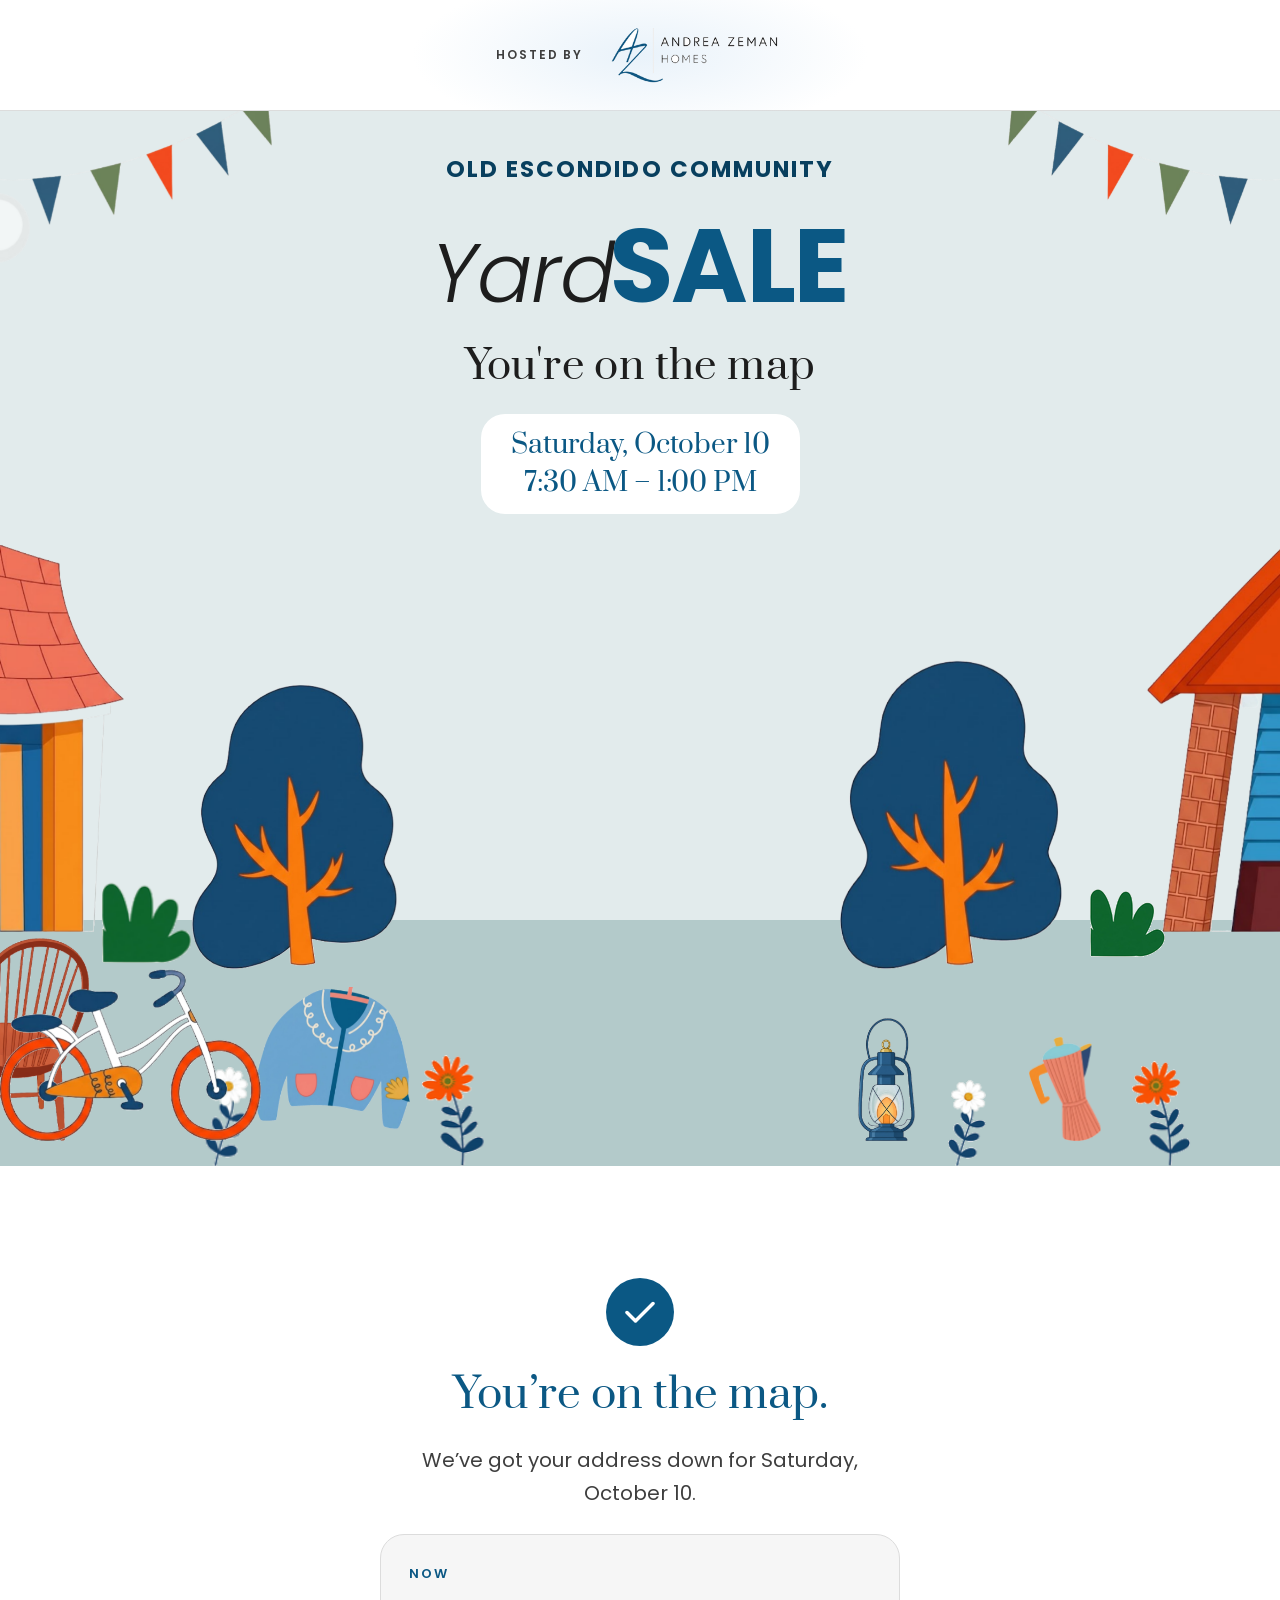
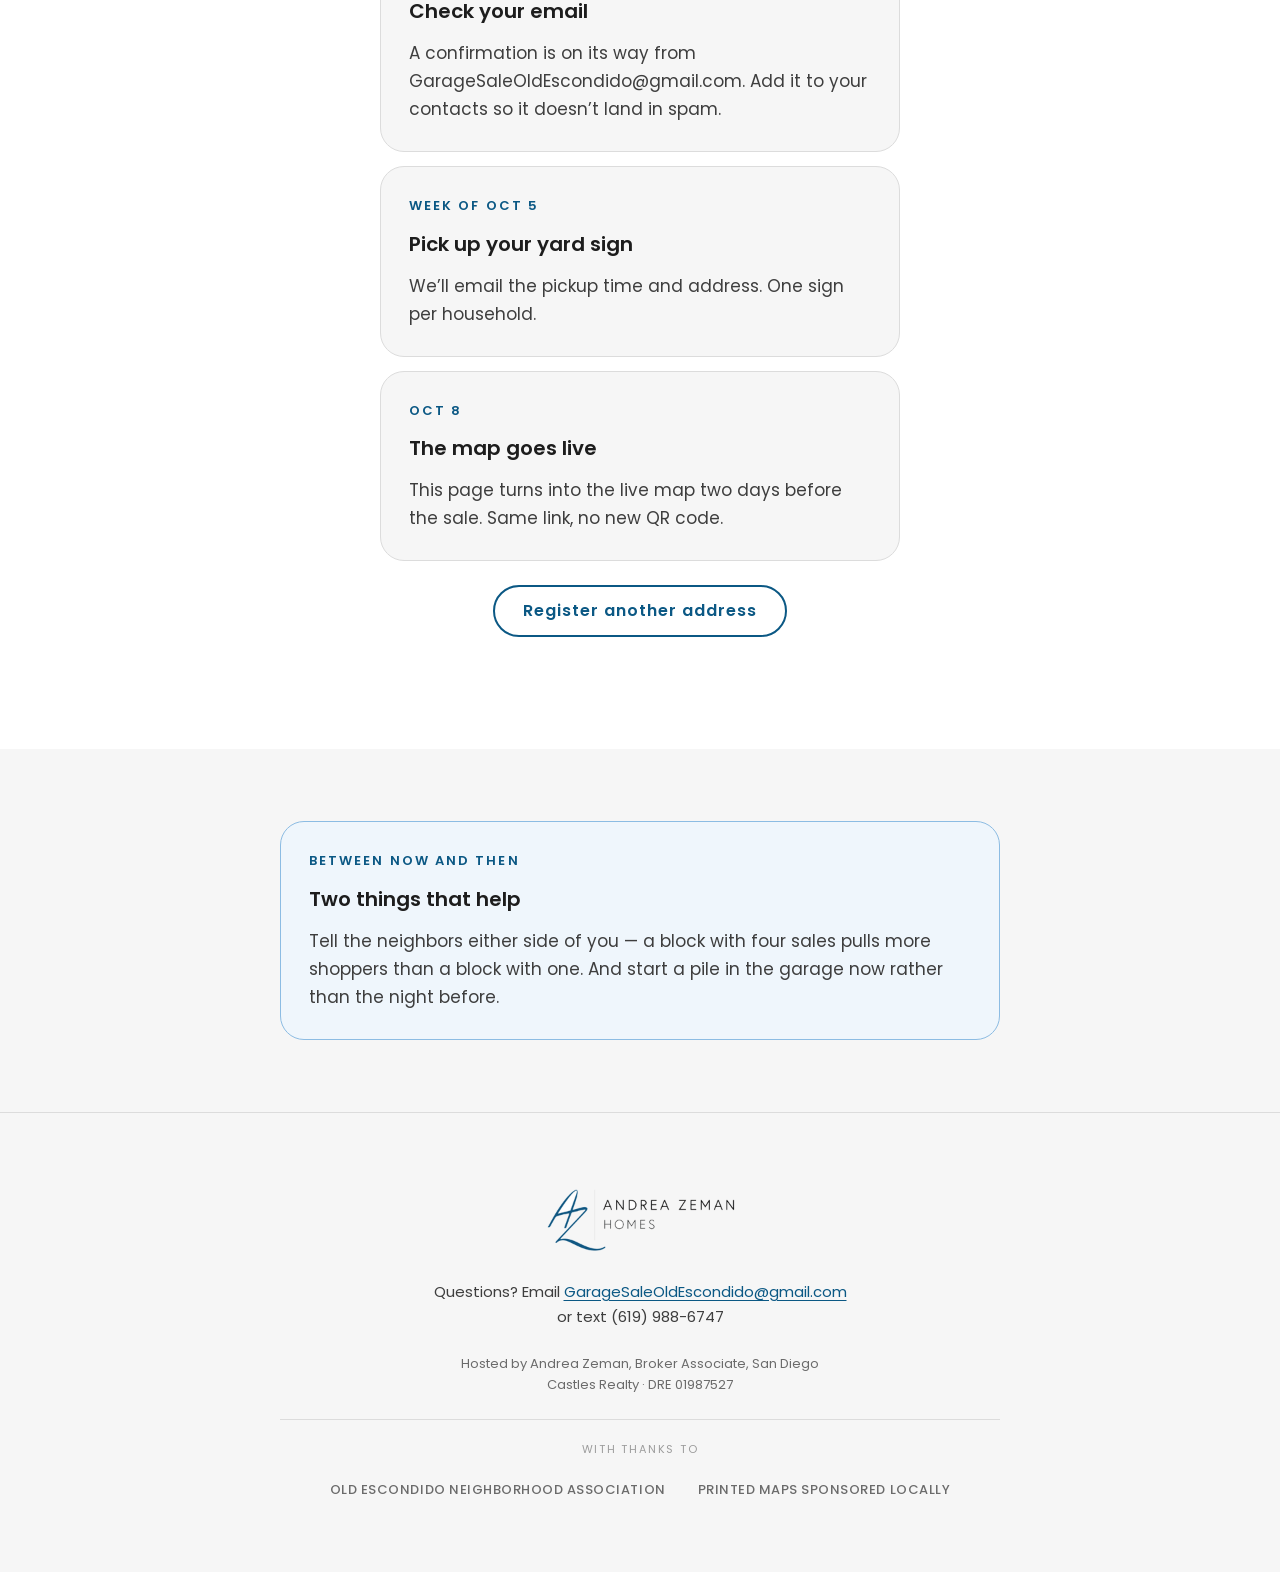
<file: thanks.html>
<!doctype html>
<html lang="en">
<head>
<meta charset="utf-8">
<meta name="viewport" content="width=device-width, initial-scale=1">
<title>You're on the map — Old Escondido Community Yard Sale</title>
<meta name="description" content="Your address is registered for the Old Escondido Community Yard Sale on Saturday, October 10.">
<link rel="canonical" href="https://oldescondidoyardsale.com/thanks.html">
<meta name="theme-color" content="#0b5884">
<meta property="og:type" content="website">
<meta property="og:site_name" content="Old Escondido Community Yard Sale">
<meta property="og:title" content="You're on the map — Old Escondido Community Yard Sale">
<meta property="og:description" content="Your address is registered for the Old Escondido Community Yard Sale on Saturday, October 10.">
<meta property="og:url" content="https://oldescondidoyardsale.com/thanks.html">
<meta property="og:image" content="https://oldescondidoyardsale.com/assets/social-card.png">
<meta property="og:image:width" content="1200">
<meta property="og:image:height" content="630">
<meta name="twitter:card" content="summary_large_image">
<link rel="icon" href="assets/favicon.png" sizes="any">
<link rel="apple-touch-icon" href="assets/favicon.png">
<link rel="preconnect" href="https://fonts.googleapis.com">
<link rel="preconnect" href="https://fonts.gstatic.com" crossorigin>
<link rel="stylesheet" href="https://fonts.googleapis.com/css2?family=Poppins:ital,wght@0,300;0,400;0,500;0,600;0,700;1,300&family=Prata&display=swap">
<link rel="stylesheet" href="site.css">
<meta name="robots" content="noindex">
</head>
<body>
<div style="position:relative;display:flex;flex-wrap:wrap;align-items:center;justify-content:center;gap:10px 20px;padding:24px;background:#fff;border-bottom:1px solid #dcdcdc"><div style="position:absolute;left:50%;top:50%;width:min(460px,88%);height:150%;transform:translate(-50%,-50%);background:radial-gradient(ellipse at center, rgba(215,232,246,0.55) 0%, rgba(215,232,246,0) 70%);pointer-events:none"></div><span style="position:relative;font-family:'Poppins',system-ui,sans-serif;font-size:12px;font-weight:600;letter-spacing:0.16em;text-transform:uppercase;color:#3e3e3e">Hosted by</span><img src="assets/logo.png" alt="Andrea Zeman Homes" style="position:relative;height:clamp(46px,11vw,62px);width:auto;display:block"></div>


<header style="position:relative;isolation:isolate;background-color:#e2ebec;padding:clamp(24px,6vw,40px) 0 0;text-align:center;overflow:hidden">
<div class="oe-scene" style="position:absolute;inset:0;z-index:0;pointer-events:none">
<img src="assets/cloud.png" alt="" style="position:absolute;top:2%;left:-18%;width:clamp(130px,24vw,260px);height:auto;opacity:0;animation:oe-cloud-in 1s cubic-bezier(.22,.61,.36,1) 300ms forwards, oe-drift 90s linear 1.3s infinite">
<img src="assets/cloud.png" alt="" style="position:absolute;top:9%;left:-30%;width:clamp(92px,17vw,180px);height:auto;opacity:0;animation:oe-cloud-in 1s cubic-bezier(.22,.61,.36,1) 400ms forwards, oe-drift 130s linear infinite">
<img src="assets/bunting.png" alt="" style="position:absolute;top:-10px;left:-3%;width:clamp(138px,27vw,310px);transform-origin:top center;opacity:0;animation:oe-flag-in 800ms cubic-bezier(.22,.61,.36,1) 120ms forwards, oe-sway 7s cubic-bezier(.45,0,.25,1) 900ms infinite alternate">
<img class="oe-flag-r" src="assets/bunting.png" alt="" style="position:absolute;top:-10px;right:-3%;width:clamp(138px,27vw,310px);transform-origin:top center;opacity:0;animation:oe-flag-in-r 800ms cubic-bezier(.22,.61,.36,1) 260ms forwards, oe-sway-r 8s cubic-bezier(.45,0,.25,1) 1s infinite alternate">
</div>
<div style="position:relative;z-index:2;max-width:780px;margin-inline:auto;padding-inline:clamp(20px,5.5vw,32px);display:flex;flex-direction:column;align-items:center;gap:24px">
<p class="oe-anim1" style="margin:0;font-family:'Poppins',system-ui,sans-serif;font-size:clamp(15px,4.2vw,23px);font-weight:700;letter-spacing:0.09em;text-transform:uppercase;color:#083f5e;animation:oe-rise 700ms cubic-bezier(.22,.61,.36,1) 120ms both">Old Escondido Community</p>
<h1 style="margin:0;display:flex;align-items:baseline;justify-content:center;line-height:1.02"><span class="oe-anim2" style="font-family:'Poppins',system-ui,sans-serif;font-style:italic;font-weight:300;font-size:clamp(48px,14vw,82px);color:#1d1d1d;letter-spacing:-0.01em;animation:oe-rise 700ms cubic-bezier(.22,.61,.36,1) 220ms both">Yard</span><span class="oe-anim3" style="font-family:'Poppins',system-ui,sans-serif;font-weight:700;font-size:clamp(60px,17.5vw,104px);color:#0b5884;letter-spacing:-0.015em;margin-left:-0.04em;animation:oe-rise 700ms cubic-bezier(.22,.61,.36,1) 320ms both">SALE</span></h1>
<p class="oe-anim4" style="margin:0;font-family:'Prata','Bodoni Moda','Playfair Display',Georgia,serif;font-weight:400;font-size:clamp(26px,6.6vw,40px);color:#1d1d1d;line-height:1.18;letter-spacing:0.01em;animation:oe-rise 700ms cubic-bezier(.22,.61,.36,1) 420ms both">You're on the map</p>
<div class="oe-anim5" style="display:inline-flex;flex-direction:column;align-items:center;gap:4px;max-width:100%;background:#fff;border-radius:24px;padding:14px clamp(20px,5vw,30px);text-align:center;animation:oe-rise 700ms cubic-bezier(.22,.61,.36,1) 520ms both"><span style="font-family:'Prata','Bodoni Moda','Playfair Display',Georgia,serif;font-size:clamp(19px,4.9vw,26px);font-weight:400;line-height:1.3;color:#0b5884;white-space:nowrap">Saturday, October 10</span><span style="font-family:'Prata','Bodoni Moda','Playfair Display',Georgia,serif;font-size:clamp(19px,4.9vw,26px);font-weight:400;line-height:1.3;color:#0b5884;white-space:nowrap">7:30 AM – 1:00 PM</span></div>

</div>

<div style="position:relative;z-index:1;aspect-ratio:1080 / 520;min-height:250px;margin-top:clamp(20px,5vw,36px);pointer-events:none">
<div style="position:absolute;left:0;right:0;bottom:0;height:40%;background:#b3caca"></div>
<img class="oe-scn" src="assets/house-tile.png" alt="" style="position:absolute;left:-4%;bottom:38%;height:66%;width:auto;opacity:0;animation:oe-fade 700ms cubic-bezier(.22,.61,.36,1) 240ms both">
<img class="oe-scn" src="assets/house-brick.png" alt="" style="position:absolute;right:-4%;bottom:38%;height:70%;width:auto;opacity:0;animation:oe-fade 700ms cubic-bezier(.22,.61,.36,1) 280ms both">
<img class="oe-scn" src="assets/tree.png" alt="" style="position:absolute;left:15%;bottom:32%;height:46%;transform-origin:bottom center;width:auto;opacity:0;animation:oe-fade 700ms cubic-bezier(.22,.61,.36,1) 340ms both, oe-tree-sway 6.5s cubic-bezier(.45,0,.25,1) 1.3s infinite alternate">
<img class="oe-scn" src="assets/tree.png" alt="" style="position:absolute;right:17%;bottom:32%;height:50%;transform-origin:bottom center;width:auto;opacity:0;animation:oe-fade 700ms cubic-bezier(.22,.61,.36,1) 390ms both, oe-tree-sway 8.2s cubic-bezier(.45,0,.25,1) 1.5s infinite alternate-reverse">
<img class="oe-scn" src="assets/shrub.png" alt="" style="position:absolute;left:8%;bottom:33%;height:13%;transform-origin:bottom center;width:auto;opacity:0;animation:oe-fade 700ms cubic-bezier(.22,.61,.36,1) 430ms both, oe-shrub-sway 5.4s cubic-bezier(.45,0,.25,1) 1.6s infinite alternate">
<img class="oe-scn" src="assets/shrub.png" alt="" style="position:absolute;right:9%;bottom:34%;height:11%;transform-origin:bottom center;width:auto;opacity:0;animation:oe-fade 700ms cubic-bezier(.22,.61,.36,1) 470ms both, oe-shrub-sway 6.1s cubic-bezier(.45,0,.25,1) 1.8s infinite alternate-reverse">
<img class="oe-scn" src="assets/chair.png" alt="" style="position:absolute;left:-3%;bottom:3%;height:34%;width:auto;opacity:0;animation:oe-fade 700ms cubic-bezier(.22,.61,.36,1) 520ms both">
<img class="oe-scn" src="assets/cardigan.png" alt="" style="position:absolute;left:20%;bottom:6%;height:23%;transform-origin:top center;width:auto;opacity:0;animation:oe-fade 700ms cubic-bezier(.22,.61,.36,1) 570ms both, oe-swing 4.6s cubic-bezier(.45,0,.25,1) 1.5s infinite alternate">
<img class="oe-scn" src="assets/lantern.png" alt="" style="position:absolute;left:67%;bottom:4%;height:20%;transform-origin:top center;width:auto;opacity:0;animation:oe-fade 700ms cubic-bezier(.22,.61,.36,1) 660ms both, oe-swing-slight 5.8s cubic-bezier(.45,0,.25,1) 1.7s infinite alternate">
<img class="oe-scn" src="assets/moka-pot.png" alt="" style="position:absolute;right:14%;bottom:4%;height:17%;width:auto;opacity:0;animation:oe-fade 700ms cubic-bezier(.22,.61,.36,1) 700ms both">
<img class="oe-scn" src="assets/flower-daisy.png" alt="" style="position:absolute;left:16%;bottom:0;height:16%;transform-origin:bottom center;width:auto;opacity:0;animation:oe-fade 700ms cubic-bezier(.22,.61,.36,1) 740ms both, oe-bloom 4.2s cubic-bezier(.45,0,.25,1) 1.7s infinite alternate">
<img class="oe-scn" src="assets/flower-orange.png" alt="" style="position:absolute;left:33%;bottom:0;height:18%;transform-origin:bottom center;width:auto;opacity:0;animation:oe-fade 700ms cubic-bezier(.22,.61,.36,1) 780ms both, oe-bloom 5.1s cubic-bezier(.45,0,.25,1) 1.9s infinite alternate-reverse">
<img class="oe-scn" src="assets/flower-orange.png" alt="" style="position:absolute;right:7%;bottom:0;height:17%;transform-origin:bottom center;width:auto;opacity:0;animation:oe-fade 700ms cubic-bezier(.22,.61,.36,1) 820ms both, oe-bloom 4.7s cubic-bezier(.45,0,.25,1) 2s infinite alternate">
<img class="oe-scn" src="assets/flower-daisy.png" alt="" style="position:absolute;right:23%;bottom:0;height:14%;transform-origin:bottom center;width:auto;opacity:0;animation:oe-fade 700ms cubic-bezier(.22,.61,.36,1) 860ms both, oe-bloom 5.6s cubic-bezier(.45,0,.25,1) 2.2s infinite alternate-reverse">
<img class="oe-scn oe-scn--bike" src="assets/bicycle.png" alt="" style="position:absolute;left:0;bottom:4%;height:28%;width:auto;opacity:0;animation:oe-fade 700ms cubic-bezier(.22,.61,.36,1) 620ms both, oe-ride 26s linear 1.2s infinite">
</div>
</header>
<section id="top" style="padding:clamp(72px,13vw,112px) clamp(20px,5.5vw,32px);background:#fff">
<div style="width:100%;max-width:520px;margin-inline:auto;display:flex;flex-direction:column;align-items:center;gap:24px;text-align:center">
<span style="width:68px;height:68px;border-radius:999px;background:#0b5884;display:grid;place-items:center"><svg viewBox="0 0 30 22" fill="none" aria-hidden="true" style="width:30px;height:22px;display:block"><path d="M2 11.5L10.5 20 28 2.5" stroke="#fff" stroke-width="3.5" stroke-linecap="round" stroke-linejoin="round"></path></svg></span>
<h2 style="margin:0;font-family:'Prata','Bodoni Moda',Georgia,serif;font-weight:400;font-size:clamp(30px,7.6vw,42px);color:#0b5884;line-height:1.18">You&rsquo;re on the map.</h2>
<p style="margin:0;font-size:clamp(18px,4.4vw,20px);line-height:1.65;color:#3e3e3e">We&rsquo;ve got your address down for Saturday, October 10.</p>
<ul style="display:grid;gap:14px;width:100%;text-align:left;margin:0;padding:0;list-style:none">
<li style="display:flex;flex-direction:column;gap:14px;background:#f6f6f6;border:1px solid #dcdcdc;border-radius:24px;padding:clamp(20px,5vw,28px)"><span style="font-family:'Poppins',system-ui,sans-serif;font-size:13px;font-weight:600;letter-spacing:0.16em;text-transform:uppercase;color:#0b5884">Now</span><span style="font-family:'Poppins',system-ui,sans-serif;font-size:20px;font-weight:600;color:#1d1d1d;line-height:1.35">Check your email</span><span style="font-size:17px;line-height:1.65;color:#3e3e3e">A confirmation is on its way from GarageSaleOldEscondido@gmail.com. Add it to your contacts so it doesn&rsquo;t land in spam.</span></li>
<li style="display:flex;flex-direction:column;gap:14px;background:#f6f6f6;border:1px solid #dcdcdc;border-radius:24px;padding:clamp(20px,5vw,28px)"><span style="font-family:'Poppins',system-ui,sans-serif;font-size:13px;font-weight:600;letter-spacing:0.16em;text-transform:uppercase;color:#0b5884">Week of Oct 5</span><span style="font-family:'Poppins',system-ui,sans-serif;font-size:20px;font-weight:600;color:#1d1d1d;line-height:1.35">Pick up your yard sign</span><span style="font-size:17px;line-height:1.65;color:#3e3e3e">We&rsquo;ll email the pickup time and address. One sign per household.</span></li>
<li style="display:flex;flex-direction:column;gap:14px;background:#f6f6f6;border:1px solid #dcdcdc;border-radius:24px;padding:clamp(20px,5vw,28px)"><span style="font-family:'Poppins',system-ui,sans-serif;font-size:13px;font-weight:600;letter-spacing:0.16em;text-transform:uppercase;color:#0b5884">Oct 8</span><span style="font-family:'Poppins',system-ui,sans-serif;font-size:20px;font-weight:600;color:#1d1d1d;line-height:1.35">The map goes live</span><span style="font-size:17px;line-height:1.65;color:#3e3e3e">This page turns into the live map two days before the sale. Same link, no new QR code.</span></li>
</ul>
<a href="/" style="display:flex;align-items:center;justify-content:center;min-height:52px;padding:0 28px;border-radius:999px;background:#fff;border:2px solid #0b5884;color:#0b5884;font-family:'Poppins',system-ui,sans-serif;font-size:16px;font-weight:600;letter-spacing:0.06em;text-decoration:none">Register another address</a>
</div>
</section>

<section style="padding:clamp(48px,9vw,72px) clamp(20px,5.5vw,32px);background:#f6f6f6">
<div style="width:100%;max-width:720px;margin-inline:auto">
<aside style="background:#eff6fc;border:1px solid #8cbce3;border-radius:24px;padding:clamp(20px,5vw,28px);display:flex;flex-direction:column;gap:14px"><span style="font-family:'Poppins',system-ui,sans-serif;font-size:13px;font-weight:600;letter-spacing:0.16em;text-transform:uppercase;color:#0b5884">Between now and then</span><span style="font-family:'Poppins',system-ui,sans-serif;font-size:20px;font-weight:600;color:#1d1d1d;line-height:1.35">Two things that help</span><p style="margin:0;font-size:17px;line-height:1.65;color:#3e3e3e">Tell the neighbors either side of you &mdash; a block with four sales pulls more shoppers than a block with one. And start a pile in the garage now rather than the night before.</p></aside>
</div>
</section>
<footer style="background:#f6f6f6;border-top:1px solid #dcdcdc;padding:clamp(48px,9vw,72px) clamp(20px,5.5vw,32px)">
<div style="max-width:720px;margin-inline:auto;display:flex;flex-direction:column;align-items:center;gap:24px;text-align:center">
<img src="assets/logo.png" alt="Andrea Zeman Homes" style="height:clamp(56px,13vw,70px);width:auto;display:block">
<div style="font-size:15px;line-height:1.7;color:#3e3e3e">Questions? Email <a href="mailto:GarageSaleOldEscondido@gmail.com" style="color:#0b5884;text-decoration:underline;text-underline-offset:3px">GarageSaleOldEscondido@gmail.com</a><br>or text (619) 988-6747</div>
<p style="margin:0;font-size:13px;line-height:1.6;color:#6b6b6b;max-width:46ch">Hosted by Andrea Zeman, Broker Associate, San Diego Castles Realty · DRE 01987527</p>
<div style="display:flex;flex-wrap:wrap;align-items:center;justify-content:center;gap:20px 32px;padding-top:20px;border-top:1px solid #dcdcdc;width:100%"><span style="width:100%;font-size:11px;letter-spacing:0.16em;text-transform:uppercase;color:#9c9c9c">With thanks to</span><span style="font-family:'Poppins',system-ui,sans-serif;font-size:13px;font-weight:500;letter-spacing:0.04em;color:#6b6b6b;text-transform:uppercase">Old Escondido Neighborhood Association</span><span style="font-family:'Poppins',system-ui,sans-serif;font-size:13px;font-weight:500;letter-spacing:0.04em;color:#6b6b6b;text-transform:uppercase">Printed maps sponsored locally</span></div>
</div>
</footer>
</body>
</html>
</file>
<file: site.css>
/* Old Escondido Community Yard Sale — oldescondidoyardsale.com
   The page markup carries its own inline styles, so this file only holds what
   inline styles cannot express: resets, keyframes, and interaction states.
   Nothing here needs a build step. */

*, *::before, *::after { box-sizing: border-box; }

html { -webkit-text-size-adjust: 100%; scroll-behavior: smooth; }

body {
  margin: 0;
  font-family: 'Poppins', system-ui, -apple-system, 'Segoe UI', sans-serif;
  font-size: 17px;
  line-height: 1.65;
  color: #3e3e3e;
  background: #fff;
  -webkit-font-smoothing: antialiased;
}

img { max-width: 100%; display: block; }

::selection { background: #8cbce3; color: #1d1d1d; }

/* ── Links ─────────────────────────────────────────────────────────────────── */
a { color: #0b5884; }
a:hover { color: #083f5e; }
a:active { color: #062f47; }

/* ── Buttons: hover / press. !important because the markup is inline-styled. ─ */
a[href="#register"]:hover, a[href="#map"]:hover, button[type="submit"]:hover {
  background: #083f5e !important;
  border-color: #083f5e !important;
}
a[href="#register"]:active, a[href="#map"]:active, button[type="submit"]:active {
  background: #062f47 !important;
  border-color: #062f47 !important;
  transform: translateY(1px);
}
a[href="/"]:hover { background: #eff6fc !important; }

/* ── Form fields ───────────────────────────────────────────────────────────── */
input, select, button { font: inherit; }
input::placeholder { color: #9c9c9c; }
input:hover, select:hover { border-color: #2e7aa8 !important; }
input:focus, select:focus {
  border-color: #0b5884 !important;
  outline: none;
  box-shadow: 0 0 0 3px rgba(140, 188, 227, 0.65);
}
/* Only flag a field once the visitor has actually left it invalid. Never
   `:invalid:not(:placeholder-shown)` — most fields here have no placeholder by
   design, so that combination marks empty required fields as errors on load. */
input:user-invalid, select:user-invalid { border-color: #9d2b1c !important; }
/* The brand chevron on the native select. !important because the markup's own
   inline `background` shorthand would otherwise reset background-image to none. */
select {
  background-image: url("data:image/svg+xml;charset=utf-8,%3Csvg xmlns='http://www.w3.org/2000/svg' width='14' height='9' viewBox='0 0 14 9' fill='none'%3E%3Cpath d='M1 1l6 6 6-6' stroke='%230b5884' stroke-width='2' stroke-linecap='round' stroke-linejoin='round'/%3E%3C/svg%3E") !important;
  background-repeat: no-repeat !important;
  background-position: right 16px center !important;
}
:focus-visible { outline: none; box-shadow: 0 0 0 3px rgba(140, 188, 227, 0.65); }

/* ── FAQ accordion ─────────────────────────────────────────────────────────── */
details summary::-webkit-details-marker { display: none; }
details summary:hover { color: #0b5884 !important; }
details summary span { transition: transform 220ms cubic-bezier(.22, .61, .36, 1); }
details[open] summary span { transform: rotate(45deg); }

/* ── "Just here to shop?" bar — revealed on scroll by site JS ──────────────── */
.oe-shop {
  position: fixed; z-index: 30; left: 50%; bottom: 18px;
  display: flex; align-items: center; gap: 10px;
  padding: 12px 22px; min-height: 48px;
  max-width: calc(100vw - 32px); white-space: nowrap;
  background: #fff; border: 1px solid #dcdcdc; border-radius: 999px;
  box-shadow: 0 2px 4px rgba(11, 88, 132, .06), 0 14px 34px rgba(11, 88, 132, .12);
  font-size: 15px; font-weight: 500; color: #0b5884; text-decoration: none;
  opacity: 0; visibility: hidden; transform: translate(-50%, 20px);
  transition: opacity 220ms cubic-bezier(.22, .61, .36, 1),
              transform 220ms cubic-bezier(.22, .61, .36, 1), visibility 220ms;
}
.oe-shop--on { opacity: 1; visibility: visible; transform: translate(-50%, 0); }
.oe-shop:hover { color: #083f5e; border-color: #8cbce3; }

/* ── Responsive Google map ────────────────────────────────────────────────── */
.oe-map-frame {
  width: 100%;
  overflow: hidden;
  border: 1px solid #dcdcdc;
  border-radius: 16px;
  background: #f6f6f6;
  box-shadow: 0 1px 2px rgba(11, 88, 132, .05), 0 8px 24px rgba(11, 88, 132, .08);
}
.oe-map-frame iframe {
  display: block;
  width: 100%;
  height: clamp(320px, 62vw, 480px);
  border: 0;
}

/* ── Hero animation ────────────────────────────────────────────────────────── */
@keyframes oe-rise { from { opacity: 0; transform: translateY(14px); } to { opacity: 1; transform: none; } }
@keyframes oe-fade { from { opacity: 0; } to { opacity: 1; } }
@keyframes oe-cloud-in { to { opacity: .55; } }
@keyframes oe-drift { from { transform: translateX(0); } to { transform: translateX(150vw); } }
@keyframes oe-flag-in { from { opacity: 0; transform: translateY(-22px); } to { opacity: 1; transform: none; } }
@keyframes oe-flag-in-r { from { opacity: 0; transform: scaleX(-1) translateY(-22px); } to { opacity: 1; transform: scaleX(-1); } }
@keyframes oe-sway { from { transform: rotate(-1.1deg); } to { transform: rotate(1.1deg); } }
@keyframes oe-sway-r { from { transform: scaleX(-1) rotate(-1.1deg); } to { transform: scaleX(-1) rotate(1.1deg); } }
@keyframes oe-tree-sway { from { transform: rotate(-1.7deg); } to { transform: rotate(1.7deg); } }
@keyframes oe-shrub-sway { from { transform: rotate(-1.3deg); } to { transform: rotate(1.3deg); } }
@keyframes oe-bloom { from { transform: rotate(-2.6deg); } to { transform: rotate(2.6deg); } }
@keyframes oe-swing { from { transform: rotate(-3deg); } to { transform: rotate(3deg); } }
@keyframes oe-swing-slight { from { transform: rotate(-1.8deg); } to { transform: rotate(1.8deg); } }
/* The bicycle rides the width of the scene and loops. */
@keyframes oe-ride { from { transform: translateX(-30vw); } to { transform: translateX(104vw); } }

/* Freeze the whole scene for anyone who asks for less motion. The sprites start
   at opacity 0 and rely on oe-fade to appear, so opacity has to be forced back. */
@media (prefers-reduced-motion: reduce) {
  html { scroll-behavior: auto; }
  [class^="oe-anim"], .oe-scene *, .oe-scn {
    animation: none !important; opacity: 1 !important; transform: none !important;
  }
  .oe-flag-r { transform: scaleX(-1) !important; }
  .oe-scn--bike { left: 34% !important; }
}

/* ── Small phones ──────────────────────────────────────────────────────────── */
@media (max-width: 419px) {
  .oe-scene img[style*="clamp(138px"] { width: 124px !important; }
}

@media print {
  .oe-shop { display: none; }
}
</file>
